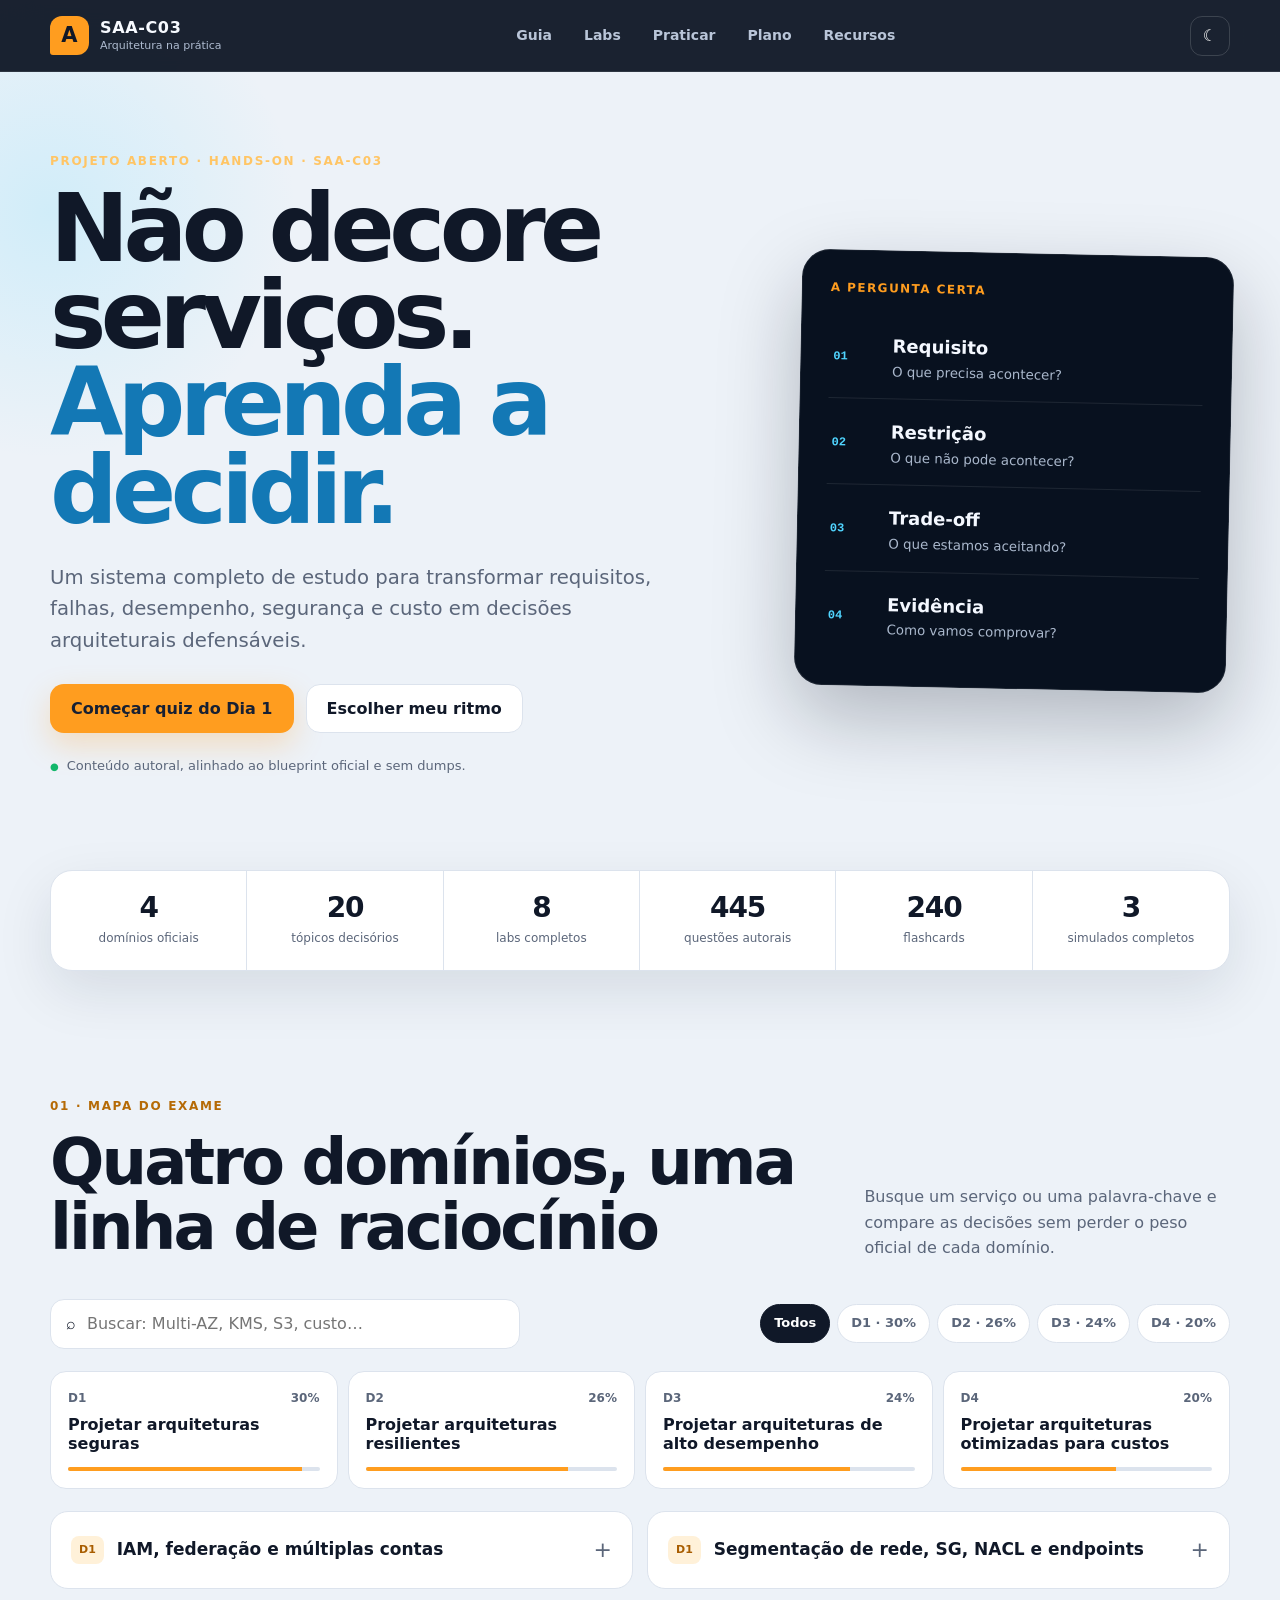
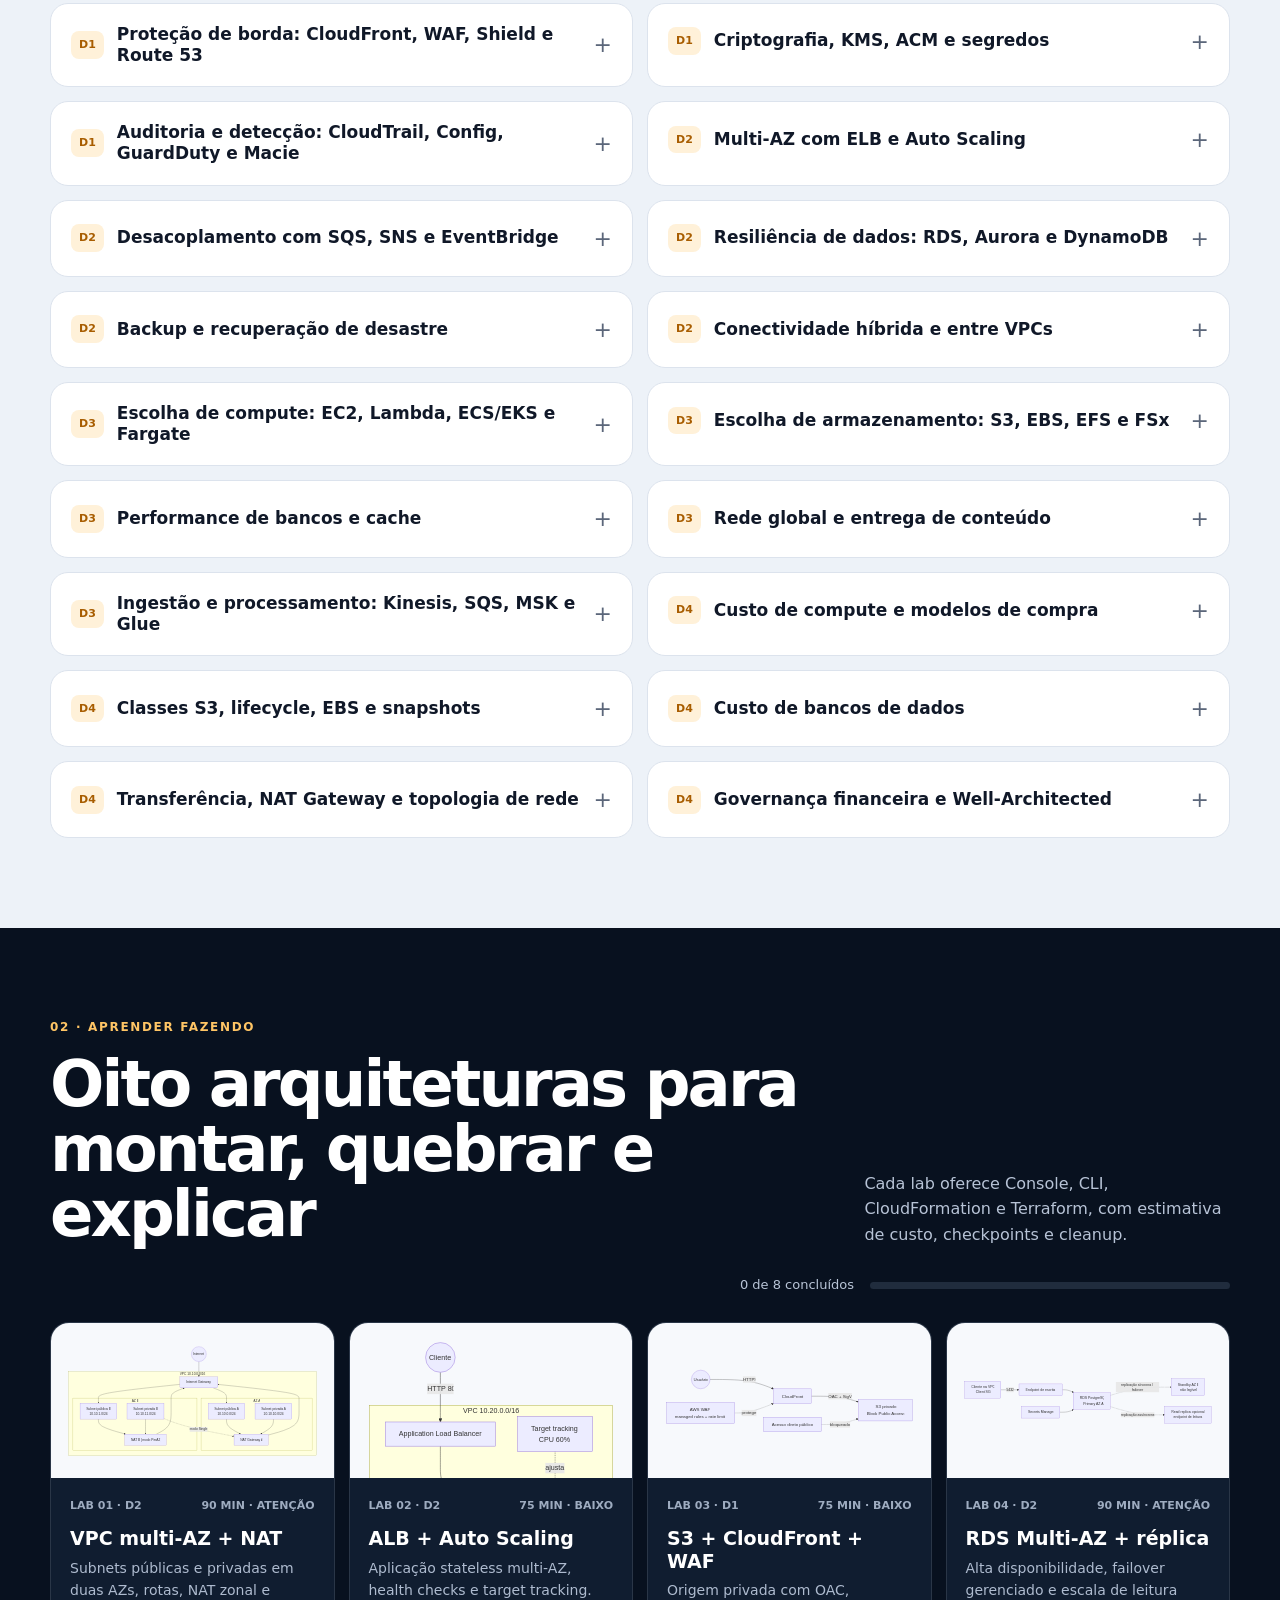
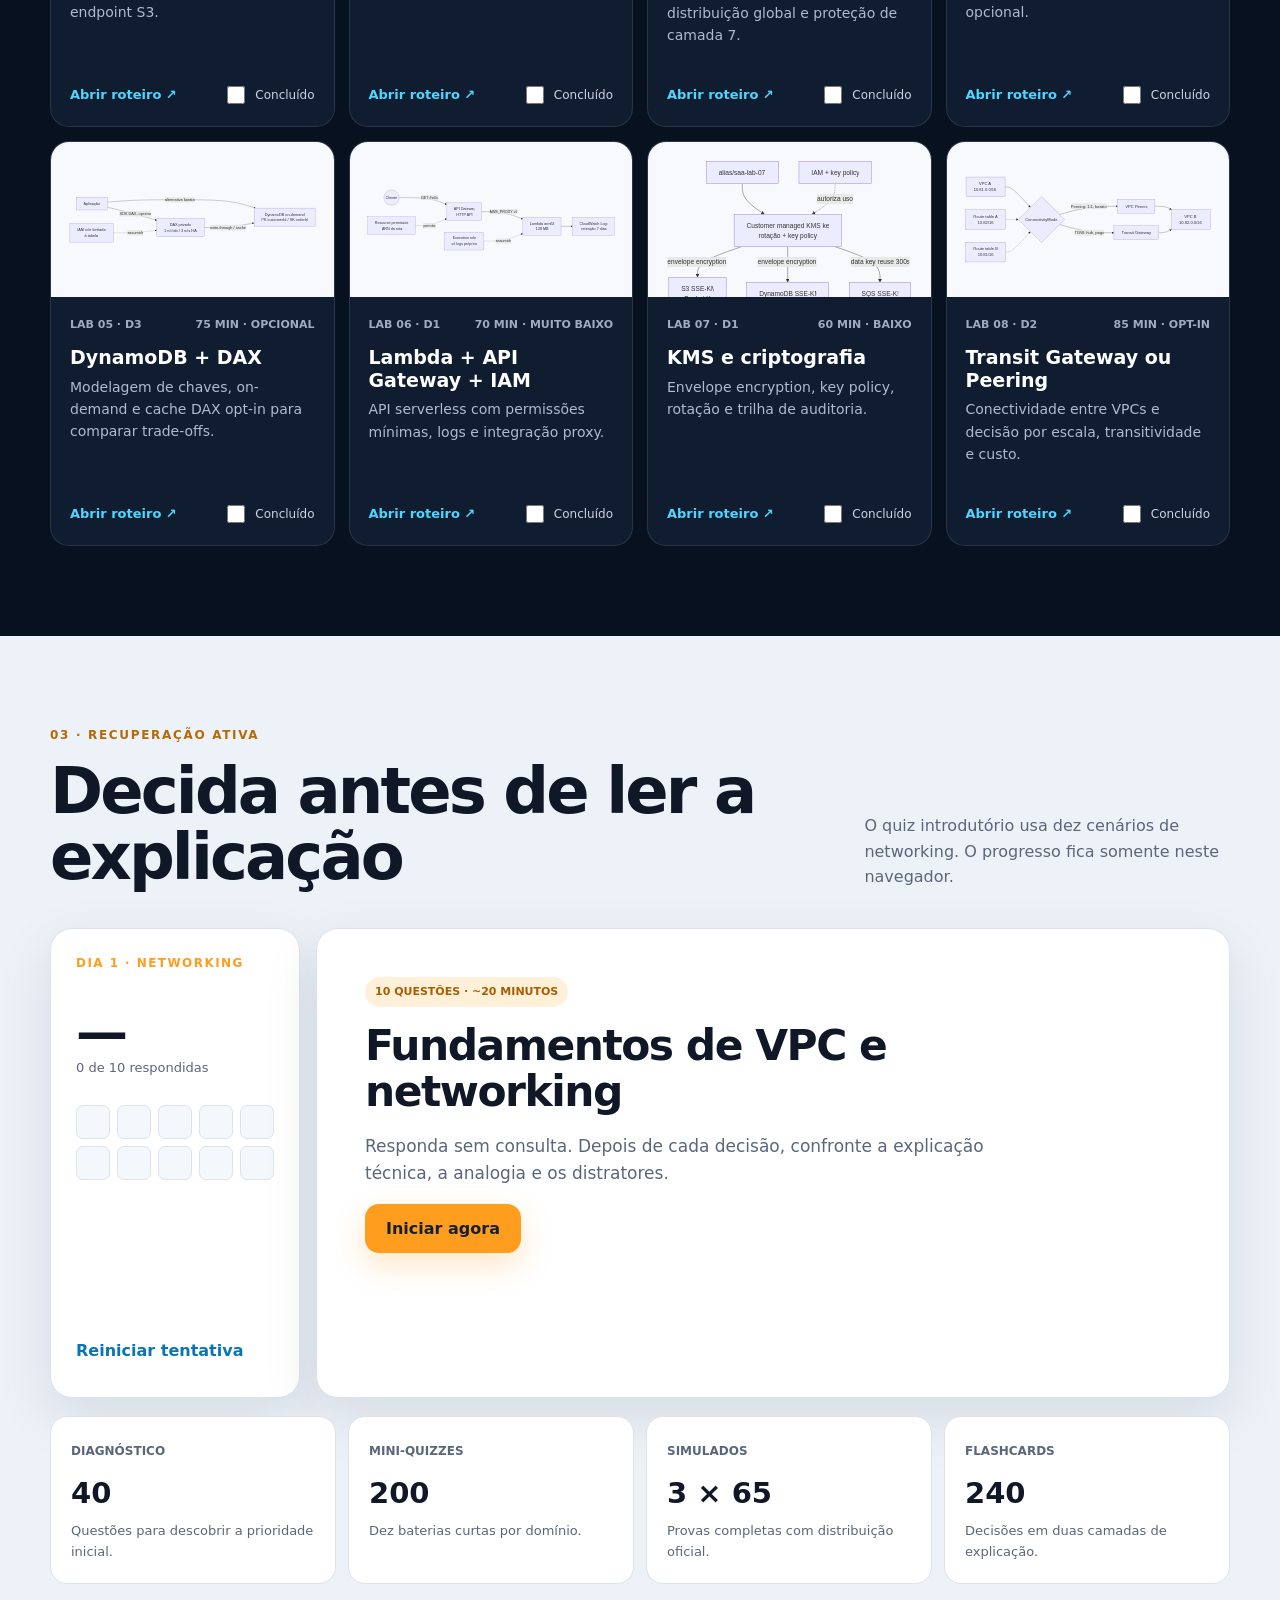
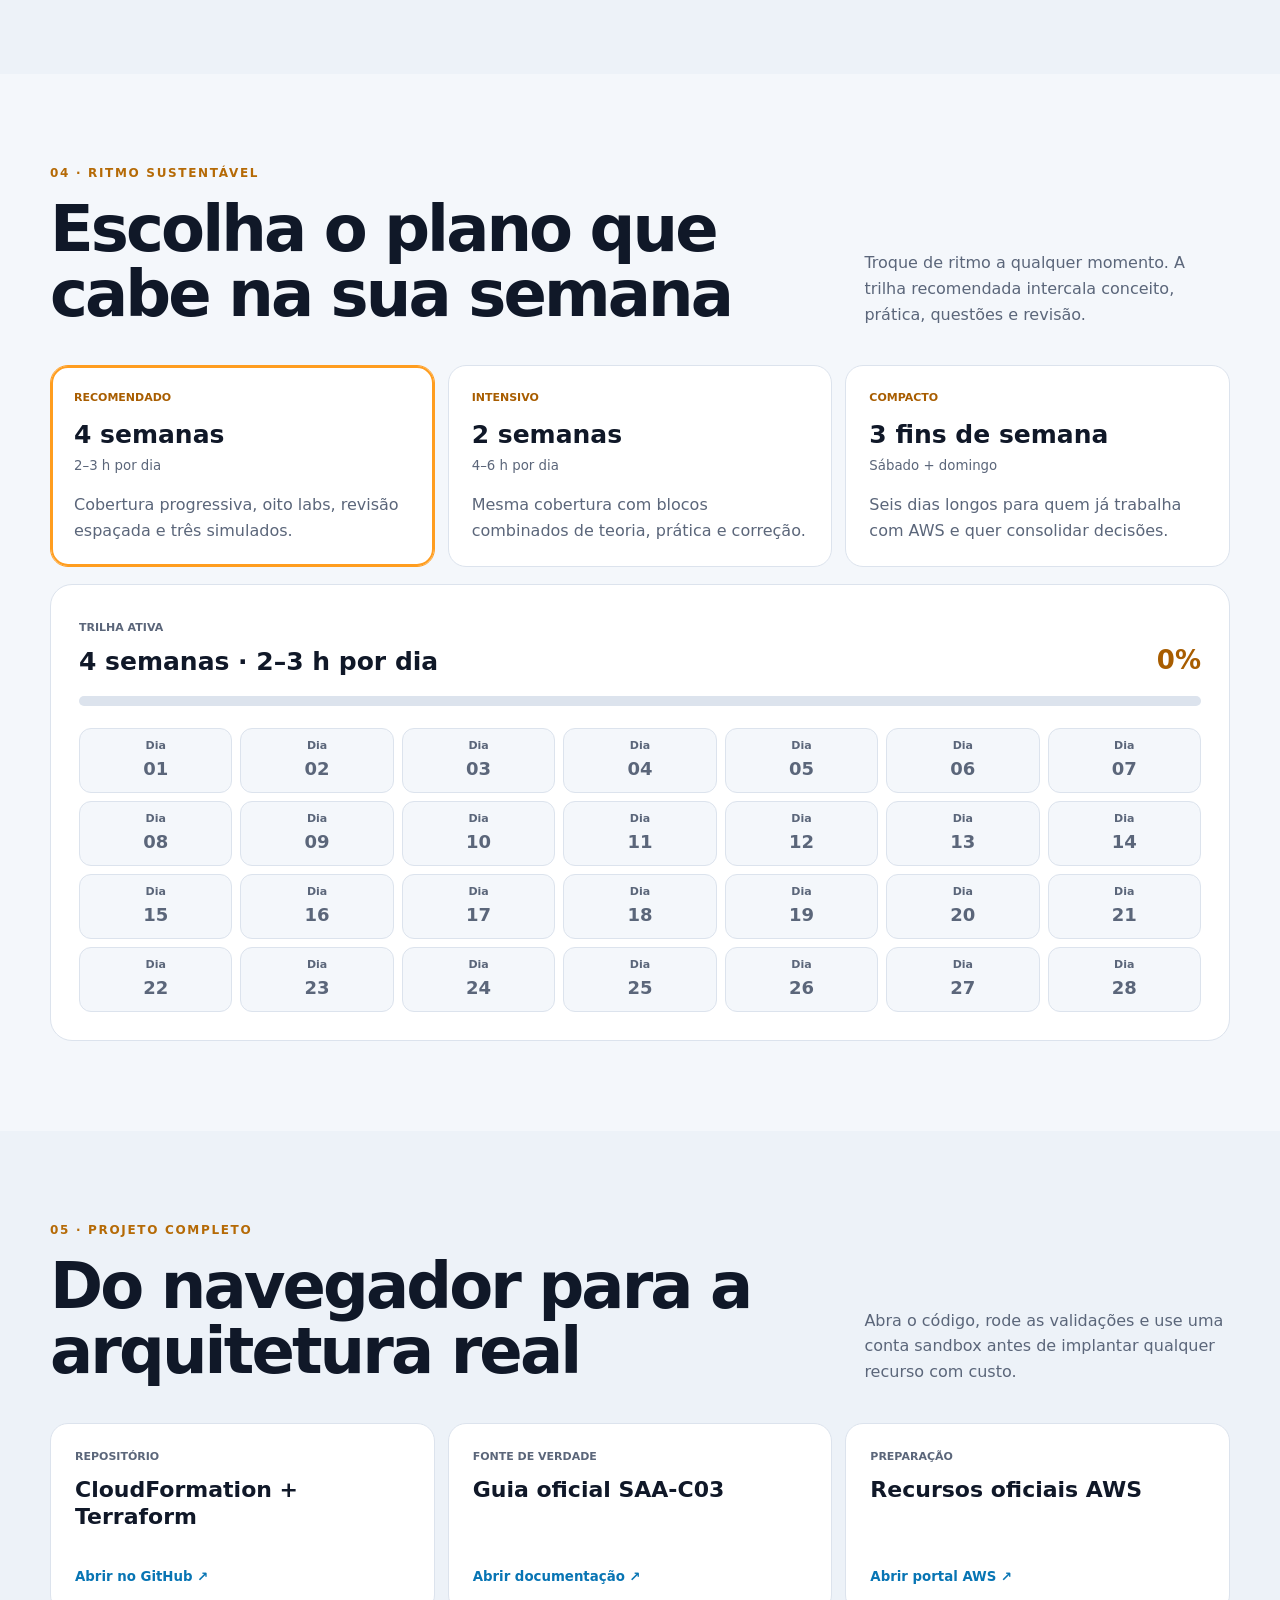
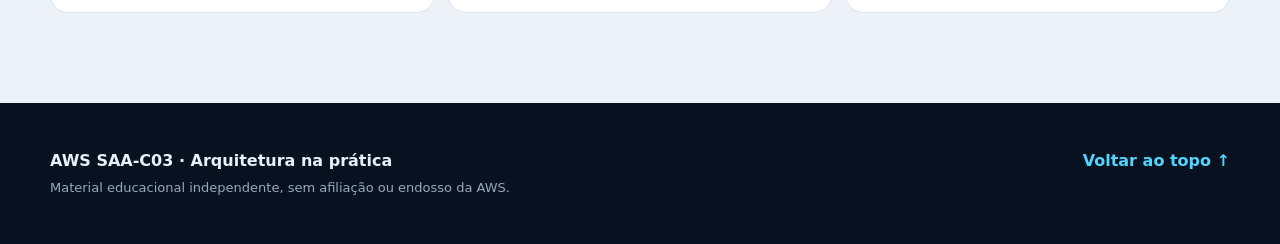
<file: docs/index.html>
<!doctype html>
<html lang="pt-BR">
<head>
  <meta charset="utf-8">
  <meta name="viewport" content="width=device-width, initial-scale=1">
  <meta name="theme-color" content="#08111f">
  <meta name="description" content="Portal prático e intensivo para a certificação AWS Solutions Architect Associate SAA-C03.">
  <meta property="og:type" content="website">
  <meta property="og:title" content="AWS SAA-C03 · Arquitetura na prática">
  <meta property="og:description" content="Guia, 8 labs, 445 questões, simulados e um plano mensurável de estudo.">
  <meta property="og:url" content="https://gabrielpedrodecastro.github.io/aws-saa-c03-intensive-study/">
  <meta property="og:image" content="https://gabrielpedrodecastro.github.io/aws-saa-c03-intensive-study/assets/og.png">
  <meta name="twitter:card" content="summary_large_image">
  <link rel="canonical" href="https://gabrielpedrodecastro.github.io/aws-saa-c03-intensive-study/">
  <link rel="stylesheet" href="assets/styles.css">
  <title>AWS SAA-C03 · Arquitetura na prática</title>
</head>
<body>
  <a class="skip-link" href="#conteudo">Pular para o conteúdo</a>
  <header class="topbar" data-topbar>
    <a class="brand" href="#inicio" aria-label="Início do portal SAA-C03">
      <span class="brand-mark" aria-hidden="true">A</span>
      <span><strong>SAA-C03</strong><small>Arquitetura na prática</small></span>
    </a>
    <button class="menu-toggle" type="button" aria-expanded="false" aria-controls="main-nav" data-menu-toggle>
      <span aria-hidden="true">☰</span><span class="sr-only">Abrir menu</span>
    </button>
    <nav id="main-nav" class="main-nav" aria-label="Navegação principal" data-menu>
      <a href="#guia">Guia</a>
      <a href="#laboratorios">Labs</a>
      <a href="#praticar">Praticar</a>
      <a href="#plano">Plano</a>
      <a href="#recursos">Recursos</a>
    </nav>
    <button class="theme-toggle" type="button" data-theme-toggle aria-label="Alternar tema">☾</button>
  </header>

  <main id="conteudo">
    <section id="inicio" class="hero section-shell">
      <div class="hero-copy">
        <p class="eyebrow">Projeto aberto · hands-on · SAA-C03</p>
        <h1>Não decore serviços.<br><span>Aprenda a decidir.</span></h1>
        <p class="hero-lead">Um sistema completo de estudo para transformar requisitos, falhas, desempenho, segurança e custo em decisões arquiteturais defensáveis.</p>
        <div class="hero-actions">
          <a class="button button-primary" href="#praticar">Começar quiz do Dia 1</a>
          <a class="button button-secondary" href="#plano">Escolher meu ritmo</a>
        </div>
        <p class="hero-note"><span aria-hidden="true">●</span> Conteúdo autoral, alinhado ao blueprint oficial e sem dumps.</p>
      </div>
      <aside class="decision-card" aria-label="Método de decisão arquitetural">
        <p class="card-kicker">A pergunta certa</p>
        <ol class="decision-flow">
          <li><span>01</span><div><strong>Requisito</strong><small>O que precisa acontecer?</small></div></li>
          <li><span>02</span><div><strong>Restrição</strong><small>O que não pode acontecer?</small></div></li>
          <li><span>03</span><div><strong>Trade-off</strong><small>O que estamos aceitando?</small></div></li>
          <li><span>04</span><div><strong>Evidência</strong><small>Como vamos comprovar?</small></div></li>
        </ol>
      </aside>
    </section>

    <section class="stats-strip" aria-label="Números do projeto" data-stats></section>

    <section id="guia" class="content-section section-shell">
      <div class="section-heading">
        <div><p class="eyebrow">01 · Mapa do exame</p><h2>Quatro domínios, uma linha de raciocínio</h2></div>
        <p>Busque um serviço ou uma palavra-chave e compare as decisões sem perder o peso oficial de cada domínio.</p>
      </div>
      <div class="guide-toolbar" role="search">
        <label class="search-field"><span class="sr-only">Buscar tópicos</span><span aria-hidden="true">⌕</span><input type="search" placeholder="Buscar: Multi-AZ, KMS, S3, custo…" data-topic-search></label>
        <div class="filter-group" aria-label="Filtrar por domínio" data-domain-filters></div>
      </div>
      <div class="domain-overview" data-domain-overview></div>
      <div class="topic-grid" data-topic-grid></div>
      <p class="empty-state" hidden data-topic-empty>Nenhum tópico combina com essa busca.</p>
    </section>

    <section id="laboratorios" class="content-section labs-section">
      <div class="section-shell">
        <div class="section-heading inverse">
          <div><p class="eyebrow">02 · Aprender fazendo</p><h2>Oito arquiteturas para montar, quebrar e explicar</h2></div>
          <p>Cada lab oferece Console, CLI, CloudFormation e Terraform, com estimativa de custo, checkpoints e cleanup.</p>
        </div>
        <div class="lab-progress" aria-live="polite"><span data-lab-progress-label>0 de 8 concluídos</span><div class="progress-track"><span data-lab-progress></span></div></div>
        <div class="lab-grid" data-lab-grid></div>
      </div>
    </section>

    <section id="praticar" class="content-section section-shell practice-section">
      <div class="section-heading">
        <div><p class="eyebrow">03 · Recuperação ativa</p><h2>Decida antes de ler a explicação</h2></div>
        <p>O quiz introdutório usa dez cenários de networking. O progresso fica somente neste navegador.</p>
      </div>
      <div class="practice-layout">
        <aside class="practice-summary">
          <p class="card-kicker">Dia 1 · Networking</p>
          <strong class="practice-score" data-quiz-score>—</strong>
          <span data-quiz-score-label>Pronto para começar</span>
          <div class="question-dots" data-question-dots aria-label="Progresso das questões"></div>
          <button class="text-button" type="button" data-quiz-reset>Reiniciar tentativa</button>
        </aside>
        <article class="quiz-card" data-quiz-card>
          <div class="quiz-start" data-quiz-start>
            <span class="quiz-badge">10 questões · ~20 minutos</span>
            <h3>Fundamentos de VPC e networking</h3>
            <p>Responda sem consulta. Depois de cada decisão, confronte a explicação técnica, a analogia e os distratores.</p>
            <button class="button button-primary" type="button" data-quiz-begin>Iniciar agora</button>
          </div>
          <div class="quiz-question" hidden data-quiz-question></div>
          <div class="quiz-result" hidden data-quiz-result></div>
        </article>
      </div>
      <div class="assessment-cards">
        <article><span>Diagnóstico</span><strong>40</strong><p>Questões para descobrir a prioridade inicial.</p></article>
        <article><span>Mini-quizzes</span><strong>200</strong><p>Dez baterias curtas por domínio.</p></article>
        <article><span>Simulados</span><strong>3 × 65</strong><p>Provas completas com distribuição oficial.</p></article>
        <article><span>Flashcards</span><strong>240</strong><p>Decisões em duas camadas de explicação.</p></article>
      </div>
    </section>

    <section id="plano" class="content-section plan-section">
      <div class="section-shell">
        <div class="section-heading">
          <div><p class="eyebrow">04 · Ritmo sustentável</p><h2>Escolha o plano que cabe na sua semana</h2></div>
          <p>Troque de ritmo a qualquer momento. A trilha recomendada intercala conceito, prática, questões e revisão.</p>
        </div>
        <div class="plan-grid" data-plan-grid></div>
        <div class="weekly-plan">
          <div class="weekly-heading"><div><span>Trilha ativa</span><h3 data-active-plan-title>4 semanas</h3></div><strong data-plan-progress-label>0%</strong></div>
          <div class="progress-track large"><span data-plan-progress></span></div>
          <div class="day-grid" data-day-grid></div>
        </div>
      </div>
    </section>

    <section id="recursos" class="content-section section-shell resources-section">
      <div class="section-heading">
        <div><p class="eyebrow">05 · Projeto completo</p><h2>Do navegador para a arquitetura real</h2></div>
        <p>Abra o código, rode as validações e use uma conta sandbox antes de implantar qualquer recurso com custo.</p>
      </div>
      <div class="resource-grid">
        <a href="https://github.com/GabrielPedroDeCastro/aws-saa-c03-intensive-study" target="_blank" rel="noreferrer"><span>Repositório</span><strong>CloudFormation + Terraform</strong><small>Abrir no GitHub ↗</small></a>
        <a href="https://docs.aws.amazon.com/aws-certification/latest/solutions-architect-associate-03/solutions-architect-associate-03.html" target="_blank" rel="noreferrer"><span>Fonte de verdade</span><strong>Guia oficial SAA-C03</strong><small>Abrir documentação ↗</small></a>
        <a href="https://aws.amazon.com/certification/certification-prep/" target="_blank" rel="noreferrer"><span>Preparação</span><strong>Recursos oficiais AWS</strong><small>Abrir portal AWS ↗</small></a>
      </div>
    </section>
  </main>

  <footer class="site-footer">
    <div><strong>AWS SAA-C03 · Arquitetura na prática</strong><p>Material educacional independente, sem afiliação ou endosso da AWS.</p></div>
    <a href="#inicio">Voltar ao topo ↑</a>
  </footer>

  <noscript><p class="noscript">Ative o JavaScript para usar busca, progresso e quiz. O guia textual continua disponível no repositório.</p></noscript>
  <script id="site-data" type="application/json">{"topics":{"exam":"AWS Certified Solutions Architect - Associate (SAA-C03)","version_checked":"2026-07-14","pricing_note":"As faixas são didáticas e relativas. O total depende de região, duração, tráfego e quantidade. Confirme no AWS Pricing Calculator antes do deploy.","domains":[{"id":"D1","title":"Projetar arquiteturas seguras","weight":30,"objective":"Controlar identidade, rede, dados e detecção aplicando privilégio mínimo e defesa em profundidade.","topics":[{"title":"IAM, federação e múltiplas contas","technical":"IAM policies avaliam identidade, recurso, condições e negações explícitas. Roles entregam credenciais temporárias via STS; IAM Identity Center centraliza acesso humano; Organizations, OUs e SCPs criam limites de permissão entre contas.","child":"É um parque com pulseiras: cada pessoa ganha só as chaves dos brinquedos permitidos, e a regra do parque pode proibir uma porta mesmo que alguém tenha uma chave.","when":"Acesso humano federado, workloads sem chaves longas, delegação cross-account e governança multi-account.","limits":"SCP não concede permissão; define o teto. Resource policy, permissions boundary e session policy podem reduzir o acesso efetivo. Root user não é governado como um usuário IAM comum.","cost":"IAM, STS e Organizations não têm tarifa direta; serviços auxiliares e logs podem cobrar.","practices":"MFA, roles temporárias, menor privilégio, contas separadas, Access Analyzer e bloqueio do root.","traps":"Confundir autenticação com autorização; achar que SCP concede acesso; guardar access key em EC2 em vez de usar instance profile.","links":["https://docs.aws.amazon.com/IAM/latest/UserGuide/introduction.html","https://docs.aws.amazon.com/organizations/latest/userguide/orgs_manage_policies_scps.html"]},{"title":"Segmentação de rede, SG, NACL e endpoints","technical":"Security Groups são stateful e associados a ENIs; NACLs são stateless e atuam na borda da subnet com allow e deny ordenados. Public NAT Gateway zonal fica em subnet pública; Regional NAT Gateway usa um ID e expande entre AZs sem subnet pública. Gateway endpoints atendem S3/DynamoDB; interface endpoints usam PrivateLink e ENIs privadas.","child":"O segurança da casa lembra quem entrou; a cancela da rua checa cada ida e volta. Um túnel privado leva ao serviço sem passar pela avenida pública.","when":"Isolar camadas, limitar portas, manter tráfego para serviços AWS privado e reduzir exposição/NAT.","limits":"SG não oferece deny explícito. NACL exige portas efêmeras de retorno. Regional NAT não oferece private NAT e pode não estar disponível em todas as partições/regiões. Interface endpoints têm custo por hora e dados e são regionais.","cost":"SG/NACL sem tarifa direta; gateway endpoint sem tarifa; interface endpoint é custo médio por AZ/hora e GB.","practices":"Referenciar SGs entre camadas, negar public IP por padrão, escolher conscientemente NAT zonal ou regional, usar endpoints privados e VPC Flow Logs para diagnóstico.","traps":"Colocar public NAT zonal em subnet privada; achar que todo NAT atual exige subnet pública; bloquear resposta na NACL; achar que endpoint policy substitui IAM/resource policy.","links":["https://docs.aws.amazon.com/vpc/latest/userguide/vpc-security-groups.html","https://docs.aws.amazon.com/vpc/latest/privatelink/privatelink-access-aws-services.html","https://docs.aws.amazon.com/vpc/latest/userguide/nat-gateways-regional.html"]},{"title":"Proteção de borda: CloudFront, WAF, Shield e Route 53","technical":"CloudFront distribui e filtra conteúdo na borda; AWS WAF aplica regras L7; Shield Standard oferece mitigação DDoS básica automática; Route 53 entrega DNS e políticas de roteamento com health checks.","child":"São postos de entrega perto das crianças, com um porteiro que barra pedidos maldosos e um escudo contra multidões de robôs.","when":"Aplicações globais, sites estáticos, APIs públicas, baixa latência e proteção HTTP/S.","limits":"WAF não substitui autenticação nem corrige vulnerabilidade. CloudFront exige estratégia de cache/invalidação. Health check DNS não move estado de banco.","cost":"CloudFront por dados/requests; WAF por Web ACL, regras e requests; Shield Standard incluído, Shield Advanced é alto custo fixo.","practices":"OAC para S3, TLS, managed rule groups, rate limit, logs amostrados e origin restrito ao CloudFront.","traps":"Usar website endpoint S3 com OAC; confundir Global Accelerator L4 com CloudFront L7/cache; supor que WAF atua em NLB comum.","links":["https://docs.aws.amazon.com/AmazonCloudFront/latest/DeveloperGuide/Introduction.html","https://docs.aws.amazon.com/waf/latest/developerguide/what-is-aws-waf.html"]},{"title":"Criptografia, KMS, ACM e segredos","technical":"KMS gerencia chaves e envelope encryption; key policy é o controle primário. ACM provisiona certificados integrados e também certificados públicos exportáveis quando essa opção é habilitada na solicitação. Secrets Manager armazena e rotaciona segredos; Parameter Store atende configuração e segredos simples.","child":"O dado entra numa caixa com cadeado; o cofre guarda a chave-mestra e só empresta uma chavinha temporária a quem tem autorização.","when":"Dados em repouso, TLS, controle/auditoria de chaves e credenciais rotacionáveis.","limits":"KMS tem quotas e cobra chamadas; chaves são regionais, salvo multi-Region keys. Certificado público ACM só é exportável se solicitado com export habilitado; certificados emitidos antes do recurso ou sem essa opção permanecem não exportáveis.","cost":"AWS owned keys geralmente sem mensalidade; customer managed keys e chamadas KMS cobram; Secrets Manager cobra por segredo e API; certificado público ACM exportável tem cobrança adicional conforme a página vigente.","practices":"Separar admins de usuários da chave, rotação, grants com cuidado, preferir integração ACM não exportável quando possível, proteger private keys exportadas, TLS obrigatório e nenhum segredo no código.","traps":"Confundir alias com chave; esquecer key policy; afirmar que nenhum certificado público ACM pode ser exportado; escolher SSE-S3 quando a exigência pede controle/auditoria de CMK.","links":["https://docs.aws.amazon.com/kms/latest/developerguide/overview.html","https://docs.aws.amazon.com/acm/latest/userguide/acm-exportable-certificates.html","https://docs.aws.amazon.com/secretsmanager/latest/userguide/intro.html"]},{"title":"Auditoria e detecção: CloudTrail, Config, GuardDuty e Macie","technical":"CloudTrail registra chamadas de API; Config avalia configuração e histórico; GuardDuty detecta ameaças a partir de sinais; Security Hub agrega achados; Macie descobre dados sensíveis em S3; CloudWatch monitora métricas/logs/alarmes.","child":"Uma câmera grava quem mexeu, um fiscal compara a sala com as regras, e um detetive procura comportamentos estranhos.","when":"Auditoria, conformidade, investigação, detecção de ameaça e resposta automatizada.","limits":"Cada serviço observa um tipo de sinal; nenhum bloqueia tudo sozinho. Data events do CloudTrail e análise de dados podem elevar custo.","cost":"Trilha de management events tem camada inicial; cópias, data events, Config items, GuardDuty e Macie cobram por uso.","practices":"Trilha organizacional multi-Region, logs imutáveis, alarmes críticos, agregador Config e resposta via EventBridge.","traps":"Usar CloudWatch como trilha de auditoria completa; esperar prevenção do GuardDuty; ativar data events indiscriminadamente.","links":["https://docs.aws.amazon.com/awscloudtrail/latest/userguide/cloudtrail-user-guide.html","https://docs.aws.amazon.com/guardduty/latest/ug/what-is-guardduty.html"]}]},{"id":"D2","title":"Projetar arquiteturas resilientes","weight":26,"objective":"Tolerar falhas, recuperar dados e escalar componentes desacoplados sem criar pontos únicos de falha.","topics":[{"title":"Multi-AZ com ELB e Auto Scaling","technical":"ALB distribui HTTP/S por targets saudáveis; Auto Scaling mantém capacidade e substitui instâncias. Subnets em duas ou mais AZs removem o servidor único como ponto de falha.","child":"Se uma lanchonete fecha, o atendente manda as crianças para outra e chama novos cozinheiros quando a fila cresce.","when":"Web/API stateless, demanda variável e requisito de alta disponibilidade regional.","limits":"Sessão local quebra elasticidade; health check mal ajustado causa substituição em loop; Multi-AZ não é multi-Region.","cost":"ALB por hora/LCU e EC2 por capacidade; custo médio e elástico. Duas AZs podem gerar transferência entre AZs.","practices":"Imagens imutáveis, session store externo, target tracking, grace period e teste de falha de uma AZ.","traps":"Confundir scale out com scale up; escolher NLB quando precisa roteamento por path; habilitar ASG em uma única AZ.","links":["https://docs.aws.amazon.com/elasticloadbalancing/latest/application/introduction.html","https://docs.aws.amazon.com/autoscaling/ec2/userguide/auto-scaling-benefits.html"]},{"title":"Desacoplamento com SQS, SNS e EventBridge","technical":"SQS cria buffer e pull; SNS faz fanout push; EventBridge roteia eventos por regras e schema. DLQ isola falhas e idempotência torna reprocessamento seguro.","child":"Em vez de gritar pedido na cozinha, coloque bilhetes numa caixa; vários mensageiros podem copiar ou encaminhar cada bilhete.","when":"Picos, processamento assíncrono, fanout, integração entre domínios e redução de dependência temporal.","limits":"Standard entrega ao menos uma vez e pode duplicar; FIFO tem restrições/throughput próprios; visibilidade não é tempo de retenção.","cost":"Baixo e por request/volume; payload grande deve ir para S3 com referência na mensagem.","practices":"Idempotência, DLQ/redrive, long polling, visibility timeout maior que processamento e métricas de idade.","traps":"Esperar exactly-once de SQS Standard; usar SNS sem persistência quando consumidor pode ficar fora; apagar antes de concluir.","links":["https://docs.aws.amazon.com/AWSSimpleQueueService/latest/SQSDeveloperGuide/welcome.html","https://docs.aws.amazon.com/eventbridge/latest/userguide/eb-what-is.html"]},{"title":"Resiliência de dados: RDS, Aurora e DynamoDB","technical":"RDS Multi-AZ fornece failover síncrono; read replicas escalam leitura de forma assíncrona. Aurora usa storage distribuído e endpoints. DynamoDB replica entre AZs por padrão e Global Tables atendem multi-Region ativo-ativo.","child":"Uma cópia pronta assume quando o caderno principal rasga; outras cópias servem só para muita gente ler ao mesmo tempo.","when":"Bancos gerenciados com RTO/RPO, leitura escalável e continuidade regional.","limits":"Standby Multi-AZ comum não atende leitura. Replica pode atrasar. Failover exige reconexão e testes no cliente.","cost":"Multi-AZ e replicas elevam compute/storage; DynamoDB on-demand cobra por request e provisioned por capacidade.","practices":"Backups/PITR, endpoints em vez de IP, retry com backoff, proxy quando conexões são voláteis e teste de restore.","traps":"Escolher read replica para HA síncrona; ler do standby; confundir backup com replica e durabilidade com disponibilidade.","links":["https://docs.aws.amazon.com/AmazonRDS/latest/UserGuide/Concepts.MultiAZ.html","https://docs.aws.amazon.com/amazondynamodb/latest/developerguide/GlobalTables.html"]},{"title":"Backup e recuperação de desastre","technical":"RPO mede perda de dados aceitável; RTO mede tempo de restauração. Estratégias evoluem de backup/restore para pilot light, warm standby e active-active, com custo e velocidade crescentes.","child":"É decidir quantas páginas podemos perder e quanto tempo a loja pode ficar fechada; uma loja reserva pronta custa mais, mas abre rápido.","when":"Requisitos de continuidade, corrupção, exclusão acidental e falha regional.","limits":"Snapshot sem restore testado não prova recuperação. Replicação também replica erros. DNS tem TTL e clientes podem cachear.","cost":"Backup/restore é menor custo; active-active é maior. Storage, transferência e ambiente ocioso compõem a conta.","practices":"AWS Backup policies, cofres cross-account/Region, runbooks, restore drills e RPO/RTO mensuráveis.","traps":"Escolher active-active sem requisito; afirmar RPO zero com replicação assíncrona; ignorar dependências e secrets no DR.","links":["https://docs.aws.amazon.com/wellarchitected/latest/reliability-pillar/disaster-recovery-dr-objectives.html","https://docs.aws.amazon.com/aws-backup/latest/devguide/whatisbackup.html"]},{"title":"Conectividade híbrida e entre VPCs","technical":"Peering conecta duas VPCs sem trânsito. Transit Gateway cria hub transitivo. Site-to-Site VPN usa internet criptografada; Direct Connect oferece circuito dedicado e pode combinar VPN para criptografia.","child":"Peering é uma ponte entre duas ilhas; o Transit Gateway é uma rodoviária central; VPN é um túnel secreto pela estrada pública.","when":"Muitas VPCs, redes on-premises, segmentação por rotas e conectividade previsível.","limits":"CIDRs sobrepostos impedem rotas simples; peering não é transitivo; DX não é criptografado por padrão e leva tempo para provisionar.","cost":"Peering cobra transferência; TGW cobra attachment e dados; VPN por conexão/hora; DX tem porta e trânsito do provedor.","practices":"CIDR planejado, tabelas TGW segmentadas, VPN redundante, BGP e observabilidade de rotas.","traps":"Tentar trânsito A-B-C via peering; escolher DX para implantação imediata; esquecer rotas nos dois lados.","links":["https://docs.aws.amazon.com/vpc/latest/peering/what-is-vpc-peering.html","https://docs.aws.amazon.com/vpc/latest/tgw/what-is-transit-gateway.html"]}]},{"id":"D3","title":"Projetar arquiteturas de alto desempenho","weight":24,"objective":"Selecionar compute, armazenamento, banco, rede e ingestão compatíveis com o padrão real de acesso.","topics":[{"title":"Escolha de compute: EC2, Lambda, ECS/EKS e Fargate","technical":"EC2 oferece controle de host; Lambda executa eventos sem servidor; ECS/EKS orquestram contêineres; Fargate remove gestão de instâncias. A escolha depende de duração, estado, portabilidade e controle.","child":"Você pode ter sua própria cozinha, alugar uma cozinha só por pedido ou usar caixas de almoço organizadas por um gerente.","when":"EC2 para controle/legado, Lambda para eventos curtos, contêineres para portabilidade e serviços long-running.","limits":"Lambda tem limite de duração, pacote e concorrência; Fargate tem combinações de CPU/memória; EKS adiciona complexidade operacional.","cost":"EC2 por capacidade; Lambda por request/duração; Fargate por vCPU/memória. O mais barato depende de utilização.","practices":"Stateless, métricas de saturação, right-sizing, concurrency control, imagens pequenas e scaling por demanda.","traps":"Escolher Lambda para job além do limite; assumir serverless sempre mais barato; usar target tracking com métrica que cai quando carga sobe.","links":["https://docs.aws.amazon.com/lambda/latest/dg/welcome.html","https://docs.aws.amazon.com/AmazonECS/latest/developerguide/Welcome.html"]},{"title":"Escolha de armazenamento: S3, EBS, EFS e FSx","technical":"S3 é object storage; EBS é bloco para uma AZ; EFS é NFS regional elástico; FSx oferece sistemas especializados como Windows, Lustre, NetApp e OpenZFS.","child":"S3 é um depósito de caixas, EBS é o disco preso a um computador e EFS é um armário compartilhado por várias salas.","when":"Objetos/data lake, disco de SO/database, arquivos Linux compartilhados ou protocolo/workload especializado.","limits":"S3 não é filesystem POSIX comum; EBS não atravessa AZ; EFS tem latência de rede; tipo e throughput precisam casar com workload.","cost":"S3 é baixo por GB com requests; EBS provisiona GB/IOPS; EFS/FSx normalmente custam mais por GB e oferecem tiers.","practices":"Lifecycle, versioning, encryption, performance mode correto, snapshots e medir IOPS/throughput.","traps":"Usar instance store para durabilidade; anexar EBS comum em outra AZ; escolher EFS para arquivo Windows SMB.","links":["https://docs.aws.amazon.com/AmazonS3/latest/userguide/Welcome.html","https://docs.aws.amazon.com/efs/latest/ug/whatisefs.html"]},{"title":"Performance de bancos e cache","technical":"RDS/Aurora atendem relações/transações; DynamoDB atende chave-valor em escala; ElastiCache reduz leituras e sessões; DAX acelera DynamoDB com cache compatível; OpenSearch atende busca e analytics.","child":"O banco é a biblioteca; o cache deixa os livros mais pedidos na mesa, mas ainda precisamos saber qual exemplar é o verdadeiro.","when":"Escolher pelo modelo de acesso, consistência, latência, escala e necessidade de joins ou busca textual.","limits":"Cache traz invalidação; DynamoDB exige partition key bem distribuída; replicas têm lag; DAX não acelera writes nem consultas fora do padrão.","cost":"Compute/IO/storage para relacional; capacidade/request para DynamoDB; nós por hora para caches.","practices":"Definir access patterns antes do schema, índices seletivos, connection pooling, TTL e evitar hot partitions.","traps":"Adicionar DAX a write-heavy; usar read replica para consistência forte; achar que Multi-AZ melhora leitura.","links":["https://docs.aws.amazon.com/amazondynamodb/latest/developerguide/best-practices.html","https://docs.aws.amazon.com/AmazonRDS/latest/UserGuide/CHAP_BestPractices.html"]},{"title":"Rede global e entrega de conteúdo","technical":"CloudFront usa cache L7; Global Accelerator fornece IPs anycast e backbone para TCP/UDP; Route 53 escolhe endpoints via políticas DNS; VPC endpoints encurtam caminhos privados a serviços.","child":"Um depósito próximo entrega cópias; uma via expressa global leva o carro ao melhor portão; placas DNS dizem para qual cidade ir.","when":"Latência global, failover, aceleração de conteúdo dinâmico/estático e IPs globais estáveis.","limits":"DNS depende de TTL; CloudFront só usa HTTP/S; Global Accelerator não armazena cache.","cost":"CloudFront/GA por dados e recursos; Route 53 por zona/query/health check; transferência entre AZ/Region pode cobrar.","practices":"Cache key mínima, compressão, TLS, origin shield quando útil, health checks e testes por geografia.","traps":"Escolher GA quando precisa cache; usar geolocation quando requisito é menor latência; confundir failover DNS com failover instantâneo.","links":["https://docs.aws.amazon.com/global-accelerator/latest/dg/what-is-global-accelerator.html","https://docs.aws.amazon.com/Route53/latest/DeveloperGuide/routing-policy.html"]},{"title":"Ingestão e processamento: Kinesis, SQS, MSK e Glue","technical":"Kinesis Data Streams atende streaming por shards e ordering por partition key; Amazon Data Firehose (antigo Kinesis Data Firehose) entrega lotes gerenciados; MSK executa Kafka; Glue cataloga e processa ETL; SQS desacopla tarefas.","child":"Pode ser uma esteira contínua, uma caixa de tarefas ou um caminhão que junta pacotes antes de levar ao depósito.","when":"Telemetria em tempo real, eventos ordenados, ecossistema Kafka, ETL/data lake e filas de trabalho.","limits":"Ordering é por shard/partition, não global automático; consumidores e retenção têm limites; MSK exige mais operação.","cost":"Serverless/managed por volume, duração ou capacidade; MSK provisionado tem custo contínuo.","practices":"Partition key uniforme, backpressure, checkpoint, schema, DLQ e observabilidade do atraso do consumidor.","traps":"Usar SQS para múltiplos consumidores receberem a mesma cópia sem SNS; confundir Amazon Data Firehose com stream de baixa latência bidirecional.","links":["https://docs.aws.amazon.com/streams/latest/dev/introduction.html","https://docs.aws.amazon.com/firehose/latest/dev/what-is-this-service.html"]}]},{"id":"D4","title":"Projetar arquiteturas otimizadas para custos","weight":20,"objective":"Atender requisitos pelo menor custo total, eliminando desperdício sem sacrificar segurança ou resiliência necessárias.","topics":[{"title":"Custo de compute e modelos de compra","technical":"On-Demand é flexível; Savings Plans e Reserved Instances trocam compromisso por desconto; Spot usa capacidade interrompível; Auto Scaling e right-sizing ajustam quantidade; Graviton pode melhorar preço/desempenho.","child":"Pague uma corrida avulsa, compre um passe mensal ou aceite sair do brinquedo quando o parque precisar do assento em troca de desconto.","when":"Base estável para compromissos, jobs tolerantes a interrupção para Spot e picos imprevisíveis para On-Demand.","limits":"Compromisso pode virar desperdício; Spot pode interromper; licença/arquitetura pode impedir Graviton.","cost":"Varia de alto/flexível a baixo/comprometido; meça utilização antes de comprar compromisso.","practices":"Compute Optimizer, cobertura gradual, mix ASG, checkpoint em Spot e desligamento agendado de ambientes não produtivos.","traps":"Comprar RI para carga ainda desconhecida; usar Spot em banco único; confundir Standard RI com flexibilidade de Savings Plans.","links":["https://docs.aws.amazon.com/savingsplans/latest/userguide/what-is-savings-plans.html","https://docs.aws.amazon.com/AWSEC2/latest/UserGuide/using-spot-instances.html"]},{"title":"Classes S3, lifecycle, EBS e snapshots","technical":"S3 Standard, Intelligent-Tiering e classes IA/Archive equilibram acesso, duração mínima e recuperação. Lifecycle move/expira objetos. EBS cobra capacidade provisionada e snapshots incrementais.","child":"Brinquedos diários ficam na prateleira; os de férias vão ao armário; os raros vão ao depósito barato, mas demoram para voltar.","when":"Dados com frequência previsível ou desconhecida, retenção regulatória, backup e volumes subutilizados.","limits":"IA/Archive têm duração mínima, tamanho mínimo ou taxa de recuperação; apagar cedo pode cobrar; snapshot não reduz volume atual.","cost":"Hot tier custa mais por GB e menos para acessar; archive faz o inverso. Intelligent-Tiering cobra monitoramento por objeto elegível.","practices":"Analytics/inventory, lifecycle testado, abort multipart uploads, gp3 em vez de gp2 quando adequado e excluir snapshots órfãos.","traps":"Glacier para leitura imediata frequente; Intelligent-Tiering para objetos minúsculos de vida curta; esquecer taxa de retrieval.","links":["https://docs.aws.amazon.com/AmazonS3/latest/userguide/storage-class-intro.html","https://docs.aws.amazon.com/ebs/latest/userguide/ebs-volume-types.html"]},{"title":"Custo de bancos de dados","technical":"Right-sizing, instâncias reservadas, Aurora Serverless v2, DynamoDB on-demand/provisioned+auto scaling e a classe DynamoDB Standard-IA para tabelas pouco acessadas ajustam custo ao padrão de carga; políticas de backup e retenção são tratadas separadamente.","child":"Não alugue um salão gigante para duas pessoas; use uma sala que cresce quando os convidados chegam.","when":"Cargas variáveis, ambientes sazonais, base previsível e bancos superdimensionados.","limits":"Serverless não zera necessariamente; mínimo de capacidade existe. Reserva reduz flexibilidade. I/O e storage podem dominar compute.","cost":"Medir CPU, memória, conexões, IOPS e requests; não otimizar apenas o tamanho da instância.","practices":"Performance Insights, auto scaling, pausa/desligamento quando suportado, retenção de backup consciente e proxy apenas se necessário.","traps":"Read replica para economizar; provisioned DynamoDB sem auto scaling para tráfego imprevisível; ignorar custo de I/O Aurora.","links":["https://docs.aws.amazon.com/AmazonRDS/latest/AuroraUserGuide/aurora-serverless-v2.html","https://docs.aws.amazon.com/amazondynamodb/latest/developerguide/bp-cost-optimization.html"]},{"title":"Transferência, NAT Gateway e topologia de rede","technical":"Transferência cross-AZ/Region, processamento por NAT/TGW e egress à internet acumulam custo. Public NAT zonal compartilhado pode criar tráfego cross-AZ; Regional NAT mantém afinidade zonal automaticamente. Gateway endpoints evitam NAT para S3/DynamoDB; CloudFront pode reduzir egress do origin.","child":"Cada pedágio parece pequeno, mas passar por três pontes para entregar a caixa ao vizinho deixa a viagem cara.","when":"Arquiteturas com alto volume, muitos serviços privados, tráfego entre AZs ou distribuição global.","limits":"Centralizar um NAT zonal/TGW pode economizar recursos e aumentar processamento/cross-AZ; Regional NAT simplifica HA, mas continua cobrando processamento e não substitui private NAT. Endpoint por AZ também tem custo. Otimize após medir.","cost":"NAT/TGW/interface endpoint têm hora e/ou GB; gateway endpoint não tem tarifa; egress e cross-AZ variam por serviço/região.","practices":"Cost and Usage Report, flow logs, endpoints corretos, manter tráfego local à AZ quando seguro e cache na borda.","traps":"NAT zonal único cross-AZ como 'mais barato' sem contar dados e resiliência; ignorar Regional NAT como alternativa atual; interface endpoint para S3 quando gateway atende; ignorar retorno assimétrico.","links":["https://docs.aws.amazon.com/vpc/latest/userguide/nat-gateway-pricing.html","https://docs.aws.amazon.com/vpc/latest/userguide/nat-gateways-regional.html","https://aws.amazon.com/ec2/pricing/on-demand/#Data_Transfer"]},{"title":"Governança financeira e Well-Architected","technical":"Tags/cost allocation, Cost Explorer, Budgets, Cost Anomaly Detection, CUR e Cost Optimization Hub tornam gasto atribuível. O pilar Cost Optimization trata prática de gestão, demanda, oferta e evolução.","child":"Coloque etiquetas em cada brinquedo, defina um cofrinho e peça um alarme quando alguém gastar rápido demais.","when":"Showback/chargeback, alertas, detecção de anomalia, priorização de savings e revisão contínua.","limits":"Budget alerta, mas não bloqueia por padrão. Tags precisam ser ativadas e não retroagem totalmente. Recomendações exigem contexto de negócio.","cost":"Ferramentas básicas têm recursos gratuitos; CUR gera storage/query e ações automatizadas podem afetar disponibilidade.","practices":"Owner/cost-center obrigatórios, orçamento por conta, revisão semanal, KPIs unitários e Well-Architected Review trimestral.","traps":"Tratar Budget como limite rígido; desligar recurso crítico só por baixa CPU; otimizar custo antes de requisitos de segurança/RTO.","links":["https://docs.aws.amazon.com/cost-management/latest/userguide/what-is-costmanagement.html","https://docs.aws.amazon.com/wellarchitected/latest/cost-optimization-pillar/welcome.html"]}]}]},"quiz":{"id":"DIA-01-NETWORKING-10","titulo":"Dia 1 — Fundamentos de VPC e networking (10 questões)","tipo":"quiz de integração do cronograma — IDs próprios, fora do banco de 200","versao_exame":"AWS Certified Solutions Architect – Associate (SAA-C03)","autoria":"Conteúdo original deste projeto; não reproduz questões reais nem dumps.","instrucoes":["Marque uma única alternativa (A, B, C ou D) por questão.","Faça a primeira tentativa sem consultar o gabarito.","Depois, leia a explicação de todas as alternativas e execute o exercício recomendado nos erros."],"quantidade_questoes":10,"tempo_total_sugerido_minutos":20,"pontos_totais":19,"distribuicao_dominios":{"D1":10},"distribuicao_dificuldade":{"difícil":2,"fácil":3,"média":5},"distribuicao_gabarito":{"A":2,"B":2,"C":3,"D":3},"questoes":[{"id":"DIA01-Q001","tipo":"múltipla escolha — uma resposta","dominio":"Domínio 1 — Projetar arquiteturas seguras","codigo_dominio":"D1","topico":"Subnets públicas e Internet Gateway","dificuldade":"média","tempo_sugerido_segundos":110,"pontos":2,"enunciado":"A proptech janela opera com uma equipe pequena e quer reduzir tarefas manuais. Uma interrupção de poucos minutos gera impacto financeiro mensurável. Uma instância web precisa receber conexões HTTPS diretamente da internet. A subnet já possui uma rota 0.0.0.0/0 para um Internet Gateway, mas a instância tem somente endereço IPv4 privado. O que falta para o caminho IPv4 funcionar, além das regras de segurança? Considere o principal trade-off operacional e escolha a melhor solução.","alternativas":{"A":"Habilitar VPC peering com a própria VPC.","B":"Criar apenas uma rota para um NAT Gateway na subnet pública.","C":"Associar um endereço IPv4 público ou Elastic IP à interface da instância e manter a rota para o Internet Gateway.","D":"Associar um Gateway Endpoint do S3 à route table."},"resposta_correta":"C","explicacao_tecnica":"Para comunicação IPv4 direta pela internet, a subnet precisa de rota ao IGW e a interface precisa de endereço público mapeado; o IGW realiza a tradução entre o endereço público e o privado.\n\nTrade-off: Para a maioria dos servidores de aplicação, um ALB público e targets privados é mais seguro do que IPs públicos em cada instância. A decisão deve ser confirmada com métricas, limites de serviço e um teste de falha controlado.","explicacao_crianca":"A rua já chega ao portão, mas a casa ainda precisa de um número público para o entregador encontrá-la.","feedback_acerto":"Acertou: Para comunicação IPv4 direta pela internet, a subnet precisa de rota ao IGW e a interface precisa de endereço público mapeado; o IGW realiza a tradução entre o endereço público e o privado. Quando outra opção poderia valer: Para a maioria dos servidores de aplicação, um ALB público e targets privados é mais seguro do que IPs públicos em cada instância. Mnemônica: associe “Subnets públicas e Internet Gateway” ao requisito decisivo destacado no cenário.","feedback_erro":"A resposta correta é C. O erro típico aqui é escolher um serviço relacionado sem verificar o requisito decisivo. Compare estado, escopo, consistência, recuperação e custo operacional. Revise todas as justificativas A–D e execute o exercício indicado.","explicacao_alternativas":{"A":"Incorreta — Uma VPC não faz peering consigo mesma, e peering não fornece acesso à internet.","B":"Incorreta — NAT Gateway fornece saída iniciada por recursos privados e não aceita conexões de entrada não solicitadas para a instância.","C":"Correta — Para comunicação IPv4 direta pela internet, a subnet precisa de rota ao IGW e a interface precisa de endereço público mapeado; o IGW realiza a tradução entre o endereço público e o privado.","D":"Incorreta — O endpoint cria caminho privado para S3, não conectividade geral de entrada pela internet."},"referencia_oficial":"https://docs.aws.amazon.com/vpc/latest/userguide/VPC_Internet_Gateway.html","referencia_lab":"../labs/README.md — VPC multi-AZ com subnets públicas e privadas","exercicio_recomendado":"No lab VPC multi-AZ com subnets públicas e privadas, monte uma prova de conceito de Subnets públicas e Internet Gateway; registre a métrica principal, provoque uma falha ou mudança de carga e explique por que uma alternativa incorreta não atende.","origem":"Cenário autoral criado para este projeto; não derivado de dumps de certificação."},{"id":"DIA01-Q002","tipo":"múltipla escolha — uma resposta","dominio":"Domínio 1 — Projetar arquiteturas seguras","codigo_dominio":"D1","topico":"NAT Gateway resiliente por AZ","dificuldade":"difícil","tempo_sugerido_segundos":130,"pontos":3,"enunciado":"O marketplace beija-flor está eliminando um ponto único de falha identificado em teste. A carga atende milhares de requisições por segundo em horários de pico. Instâncias em subnets privadas de duas AZs precisam baixar atualizações da internet. A empresa manterá NAT Gateways no modo zonal nesta janela e exige controles/rotas independentes por AZ. A solução deve sobreviver à falha de uma AZ e evitar tráfego cross-AZ. Qual desenho usar? Priorize simultaneamente o requisito explícito, o menor acoplamento operacional e o comportamento em falhas.","alternativas":{"A":"Colocar o NAT Gateway em uma subnet privada sem rota ao Internet Gateway.","B":"Dar IP público a todas as instâncias privadas e remover seus security groups.","C":"Usar um único NAT Gateway na primeira AZ para todas as subnets e chamá-lo de multi-AZ.","D":"Implantar um NAT Gateway zonal em subnet pública de cada AZ e rotear cada subnet privada para o NAT da mesma AZ."},"resposta_correta":"D","explicacao_tecnica":"Um NAT Gateway zonal é resiliente dentro da AZ em que foi criado; um por AZ remove a dependência da outra AZ e evita cobrança/latência de tráfego cross-AZ.\n\nTrade-off: Um único NAT zonal custa menos, mas vira dependência de uma AZ e pode gerar tráfego entre zonas; endpoints VPC devem retirar do NAT o tráfego de serviços compatíveis. Regional NAT Gateway é uma alternativa atual para alta disponibilidade automática quando seus requisitos e modo são compatíveis. A decisão deve ser confirmada com métricas, limites de serviço e um teste de falha controlado.","explicacao_crianca":"Cada bairro tem sua própria saída para a rodovia; se uma ponte fecha, o outro bairro ainda consegue sair.","feedback_acerto":"Acertou: Um NAT Gateway zonal é resiliente dentro da AZ em que foi criado; um por AZ remove a dependência da outra AZ e evita cobrança/latência de tráfego cross-AZ. Quando outra opção poderia valer: Um único NAT zonal custa menos, mas vira dependência de uma AZ e pode gerar tráfego entre zonas; endpoints VPC devem retirar do NAT o tráfego de serviços compatíveis. Regional NAT Gateway é uma alternativa atual para alta disponibilidade automática quando seus requisitos e modo são compatíveis. Mnemônica: associe “NAT Gateway resiliente por AZ” ao requisito decisivo destacado no cenário.","feedback_erro":"A resposta correta é D. O erro típico aqui é escolher um serviço relacionado sem verificar o requisito decisivo. Compare estado, escopo, consistência, recuperação e custo operacional. Revise todas as justificativas A–D e execute o exercício indicado.","explicacao_alternativas":{"A":"Incorreta — Um NAT público precisa estar em subnet pública e alcançar o IGW para fornecer saída à internet.","B":"Incorreta — Isso muda a postura de segurança e remove controles essenciais.","C":"Incorreta — O serviço é resiliente na AZ, mas a arquitetura passa a depender daquela AZ e cruza zonas.","D":"Correta — Um NAT Gateway zonal é resiliente dentro da AZ em que foi criado; um por AZ remove a dependência da outra AZ e evita cobrança/latência de tráfego cross-AZ."},"referencia_oficial":"https://docs.aws.amazon.com/vpc/latest/userguide/nat-gateway-basics.html","referencia_lab":"../labs/README.md — VPC multi-AZ com NAT Gateway","exercicio_recomendado":"No lab VPC multi-AZ com NAT Gateway, monte uma prova de conceito de NAT Gateway resiliente por AZ; registre a métrica principal, provoque uma falha ou mudança de carga e explique por que uma alternativa incorreta não atende.","origem":"Cenário autoral criado para este projeto; não derivado de dumps de certificação."},{"id":"DIA01-Q003","tipo":"múltipla escolha — uma resposta","dominio":"Domínio 1 — Projetar arquiteturas seguras","codigo_dominio":"D1","topico":"Planejamento de CIDR","dificuldade":"fácil","tempo_sugerido_segundos":90,"pontos":1,"enunciado":"O banco digital pioneiro está preparando a arquitetura para a próxima campanha anual. Uma interrupção de poucos minutos gera impacto financeiro mensurável. Três VPCs serão conectadas no futuro e também terão ligação com a rede on-premises 10.0.0.0/8. A equipe ainda pode escolher os CIDRs. Qual decisão reduz conflitos de roteamento e retrabalho? Escolha a alternativa que atende diretamente ao requisito.","alternativas":{"A":"Reservar blocos RFC 1918 não sobrepostos para cada VPC e para on-premises, deixando espaço para crescimento antes de criar as redes.","B":"Usar 10.0.0.0/16 em todas as VPCs porque endereços privados podem sempre se sobrepor.","C":"Usar endereços públicos aleatórios sem possuí-los para evitar RFC 1918.","D":"Escolher /28 para toda VPC porque subnets podem conter qualquer quantidade de recursos."},"resposta_correta":"A","explicacao_tecnica":"Conectividade roteada como peering, Transit Gateway e VPN depende de prefixos não sobrepostos; planejar IPAM e crescimento evita NAT complexo ou renumeração.\n\nTrade-off: AWS VPC IPAM ajuda a governar alocações em escala. Um CIDR maior oferece crescimento, mas também deve respeitar limites, segurança e disponibilidade de endereços. A decisão deve ser confirmada com métricas, limites de serviço e um teste de falha controlado.","explicacao_crianca":"Antes de desenhar ruas novas, damos números diferentes a cada bairro para o mapa não confundir dois lugares.","feedback_acerto":"Acertou: Conectividade roteada como peering, Transit Gateway e VPN depende de prefixos não sobrepostos; planejar IPAM e crescimento evita NAT complexo ou renumeração. Quando outra opção poderia valer: AWS VPC IPAM ajuda a governar alocações em escala. Um CIDR maior oferece crescimento, mas também deve respeitar limites, segurança e disponibilidade de endereços. Mnemônica: associe “Planejamento de CIDR” ao requisito decisivo destacado no cenário.","feedback_erro":"A resposta correta é A. O erro típico aqui é escolher um serviço relacionado sem verificar o requisito decisivo. Compare estado, escopo, consistência, recuperação e custo operacional. Revise todas as justificativas A–D e execute o exercício indicado.","explicacao_alternativas":{"A":"Correta — Conectividade roteada como peering, Transit Gateway e VPN depende de prefixos não sobrepostos; planejar IPAM e crescimento evita NAT complexo ou renumeração.","B":"Incorreta — Sobreposição impede roteamento direto inequívoco entre as redes.","C":"Incorreta — Isso pode conflitar com destinos reais e não é prática de endereçamento válida.","D":"Incorreta — Um /28 tem poucos endereços e a AWS reserva cinco por subnet; dificilmente acomoda crescimento."},"referencia_oficial":"https://docs.aws.amazon.com/vpc/latest/userguide/vpc-cidr-blocks.html","referencia_lab":"../labs/README.md — VPC multi-AZ e plano de endereçamento","exercicio_recomendado":"No lab VPC multi-AZ e plano de endereçamento, monte uma prova de conceito de Planejamento de CIDR; registre a métrica principal, provoque uma falha ou mudança de carga e explique por que uma alternativa incorreta não atende.","origem":"Cenário autoral criado para este projeto; não derivado de dumps de certificação."},{"id":"DIA01-Q004","tipo":"múltipla escolha — uma resposta","dominio":"Domínio 1 — Projetar arquiteturas seguras","codigo_dominio":"D1","topico":"VPC Peering não transitivo","dificuldade":"média","tempo_sugerido_segundos":110,"pontos":2,"enunciado":"A universidade saber opera com uma equipe pequena e quer reduzir tarefas manuais. A carga atende milhares de requisições por segundo em horários de pico. A VPC A tem peering com B e B tem peering com C. Não existe peering direto entre A e C. Uma instância em A precisa falar com C usando o caminho por B. O que é verdadeiro? Considere o principal trade-off operacional e escolha a melhor solução.","alternativas":{"A":"Associar um Internet Gateway a B e usar endereços privados de C pela internet.","B":"VPC peering não é transitivo; criar peering A–C e rotas/regras correspondentes ou adotar Transit Gateway para conectividade centralizada.","C":"Adicionar apenas uma rota A→C apontando para o peering A–B; B encaminhará automaticamente.","D":"Ativar DNS hostnames em B para transformar o peering em transitivo."},"resposta_correta":"B","explicacao_tecnica":"Uma conexão de peering só roteia entre as duas VPCs participantes e não permite usar uma VPC como roteador transitivo.\n\nTrade-off: Peering direto é simples para poucas VPCs; à medida que a malha cresce, Transit Gateway reduz a quantidade de conexões e tabelas distribuídas. A decisão deve ser confirmada com métricas, limites de serviço e um teste de falha controlado.","explicacao_crianca":"Ter uma ponte A–B e outra B–C não dá ao carro permissão automática para atravessar B; falta uma ligação válida A–C.","feedback_acerto":"Acertou: Uma conexão de peering só roteia entre as duas VPCs participantes e não permite usar uma VPC como roteador transitivo. Quando outra opção poderia valer: Peering direto é simples para poucas VPCs; à medida que a malha cresce, Transit Gateway reduz a quantidade de conexões e tabelas distribuídas. Mnemônica: associe “VPC Peering não transitivo” ao requisito decisivo destacado no cenário.","feedback_erro":"A resposta correta é B. O erro típico aqui é escolher um serviço relacionado sem verificar o requisito decisivo. Compare estado, escopo, consistência, recuperação e custo operacional. Revise todas as justificativas A–D e execute o exercício indicado.","explicacao_alternativas":{"A":"Incorreta — IGW não roteia endereços privados entre VPCs nem corrige a não transitividade.","B":"Correta — Uma conexão de peering só roteia entre as duas VPCs participantes e não permite usar uma VPC como roteador transitivo.","C":"Incorreta — O peering não oferece roteamento de borda a borda ou trânsito via uma terceira VPC.","D":"Incorreta — DNS altera resolução, não a propriedade de roteamento transitivo."},"referencia_oficial":"https://docs.aws.amazon.com/vpc/latest/peering/vpc-peering-basics.html","referencia_lab":"../labs/README.md — VPC peering e Transit Gateway","exercicio_recomendado":"No lab VPC peering e Transit Gateway, monte uma prova de conceito de VPC Peering não transitivo; registre a métrica principal, provoque uma falha ou mudança de carga e explique por que uma alternativa incorreta não atende.","origem":"Cenário autoral criado para este projeto; não derivado de dumps de certificação."},{"id":"DIA01-Q005","tipo":"múltipla escolha — uma resposta","dominio":"Domínio 1 — Projetar arquiteturas seguras","codigo_dominio":"D1","topico":"AWS Transit Gateway","dificuldade":"média","tempo_sugerido_segundos":110,"pontos":2,"enunciado":"A proptech janela está eliminando um ponto único de falha identificado em teste. Uma interrupção de poucos minutos gera impacto financeiro mensurável. Quarenta VPCs e duas redes on-premises precisam de conectividade hub-and-spoke, segmentação entre produção e desenvolvimento e administração central de rotas. Qual serviço simplifica o desenho? Considere o principal trade-off operacional e escolha a melhor solução.","alternativas":{"A":"Usar CloudFront como roteador de pacotes privados entre VPCs.","B":"Associar todas as VPCs ao mesmo Internet Gateway.","C":"Usar AWS Transit Gateway com attachments e route tables separadas para controlar quais segmentos se comunicam.","D":"Criar uma full mesh de peerings e esperar propagação transitiva entre todas as VPCs."},"resposta_correta":"C","explicacao_tecnica":"Transit Gateway funciona como hub de roteamento regional para VPCs e conexões híbridas; múltiplas route tables permitem segmentação sem uma malha de peerings.\n\nTrade-off: TGW cobra por attachment e dados processados; para duas VPCs simples, peering pode ser mais barato. TGW é regional, embora possa haver peering entre TGWs. A decisão deve ser confirmada com métricas, limites de serviço e um teste de falha controlado.","explicacao_crianca":"Em vez de construir uma ponte entre cada par de cidades, todas chegam a uma rodoviária central com plataformas separadas.","feedback_acerto":"Acertou: Transit Gateway funciona como hub de roteamento regional para VPCs e conexões híbridas; múltiplas route tables permitem segmentação sem uma malha de peerings. Quando outra opção poderia valer: TGW cobra por attachment e dados processados; para duas VPCs simples, peering pode ser mais barato. TGW é regional, embora possa haver peering entre TGWs. Mnemônica: associe “AWS Transit Gateway” ao requisito decisivo destacado no cenário.","feedback_erro":"A resposta correta é C. O erro típico aqui é escolher um serviço relacionado sem verificar o requisito decisivo. Compare estado, escopo, consistência, recuperação e custo operacional. Revise todas as justificativas A–D e execute o exercício indicado.","explicacao_alternativas":{"A":"Incorreta — CloudFront é CDN HTTP(S), não um roteador de rede privada.","B":"Incorreta — Um IGW pertence a uma VPC e não fornece hub privado multi-VPC.","C":"Correta — Transit Gateway funciona como hub de roteamento regional para VPCs e conexões híbridas; múltiplas route tables permitem segmentação sem uma malha de peerings.","D":"Incorreta — Peerings não são transitivos e a malha cresce quadraticamente."},"referencia_oficial":"https://docs.aws.amazon.com/vpc/latest/tgw/what-is-transit-gateway.html","referencia_lab":"../labs/README.md — Transit Gateway e VPC peering","exercicio_recomendado":"No lab Transit Gateway e VPC peering, monte uma prova de conceito de AWS Transit Gateway; registre a métrica principal, provoque uma falha ou mudança de carga e explique por que uma alternativa incorreta não atende.","origem":"Cenário autoral criado para este projeto; não derivado de dumps de certificação."},{"id":"DIA01-Q006","tipo":"múltipla escolha — uma resposta","dominio":"Domínio 1 — Projetar arquiteturas seguras","codigo_dominio":"D1","topico":"Interface VPC Endpoints e Private DNS","dificuldade":"difícil","tempo_sugerido_segundos":130,"pontos":3,"enunciado":"O marketplace beija-flor está preparando a arquitetura para a próxima campanha anual. A carga atende milhares de requisições por segundo em horários de pico. Instâncias privadas precisam chamar a API regional do Secrets Manager sem NAT ou internet. A aplicação usa o hostname público padrão do serviço e não deve ser alterada. O que configurar? Priorize simultaneamente o requisito explícito, o menor acoplamento operacional e o comportamento em falhas.","alternativas":{"A":"Criar um Gateway Endpoint genérico para qualquer API AWS.","B":"Habilitar apenas VPC Flow Logs e remover o NAT.","C":"Adicionar uma rota ao Internet Gateway e manter as instâncias sem endereço público nem NAT.","D":"Criar um Interface VPC Endpoint do Secrets Manager, habilitar Private DNS e permitir HTTPS no security group do endpoint a partir dos clientes."},"resposta_correta":"D","explicacao_tecnica":"PrivateLink cria ENIs privadas nas subnets; Private DNS faz o hostname regional padrão resolver para esses endereços dentro da VPC.\n\nTrade-off: Interface endpoints cobram por hora e dados e precisam de SG/DNS corretos. S3 e DynamoDB também oferecem gateway endpoints com outro modelo de custo. A decisão deve ser confirmada com métricas, limites de serviço e um teste de falha controlado.","explicacao_crianca":"O nome da loja continua igual, mas o mapa interno passa a apontar para uma porta particular dentro do prédio.","feedback_acerto":"Acertou: PrivateLink cria ENIs privadas nas subnets; Private DNS faz o hostname regional padrão resolver para esses endereços dentro da VPC. Quando outra opção poderia valer: Interface endpoints cobram por hora e dados e precisam de SG/DNS corretos. S3 e DynamoDB também oferecem gateway endpoints com outro modelo de custo. Mnemônica: associe “Interface VPC Endpoints e Private DNS” ao requisito decisivo destacado no cenário.","feedback_erro":"A resposta correta é D. O erro típico aqui é escolher um serviço relacionado sem verificar o requisito decisivo. Compare estado, escopo, consistência, recuperação e custo operacional. Revise todas as justificativas A–D e execute o exercício indicado.","explicacao_alternativas":{"A":"Incorreta — Gateway endpoints existem somente para serviços compatíveis como S3 e DynamoDB, não para Secrets Manager.","B":"Incorreta — Flow Logs observam tráfego, mas não criam caminho de rede.","C":"Incorreta — Instâncias apenas com IPv4 privado não obtêm saída IPv4 pela internet dessa forma.","D":"Correta — PrivateLink cria ENIs privadas nas subnets; Private DNS faz o hostname regional padrão resolver para esses endereços dentro da VPC."},"referencia_oficial":"https://docs.aws.amazon.com/vpc/latest/privatelink/create-interface-endpoint.html","referencia_lab":"../labs/README.md — VPC endpoints de gateway e interface","exercicio_recomendado":"No lab VPC endpoints de gateway e interface, monte uma prova de conceito de Interface VPC Endpoints e Private DNS; registre a métrica principal, provoque uma falha ou mudança de carga e explique por que uma alternativa incorreta não atende.","origem":"Cenário autoral criado para este projeto; não derivado de dumps de certificação."},{"id":"DIA01-Q007","tipo":"múltipla escolha — uma resposta","dominio":"Domínio 1 — Projetar arquiteturas seguras","codigo_dominio":"D1","topico":"Referência de security group entre camadas","dificuldade":"fácil","tempo_sugerido_segundos":90,"pontos":1,"enunciado":"O banco digital pioneiro opera com uma equipe pequena e quer reduzir tarefas manuais. Uma interrupção de poucos minutos gera impacto financeiro mensurável. Um ALB público encaminha tráfego a instâncias privadas cujo endereço muda com Auto Scaling. Somente requisições vindas do ALB devem alcançar a porta 8080 dos targets. Qual regra é mais robusta? Escolha a alternativa que atende diretamente ao requisito.","alternativas":{"A":"No security group dos targets, permitir TCP 8080 tendo como origem o security group do ALB.","B":"Permitir a porta 8080 apenas a partir do Internet Gateway.","C":"Permitir 0.0.0.0/0 na porta 8080 porque as instâncias estão em subnet privada.","D":"Fixar os IPs atuais do ALB em uma NACL."},"resposta_correta":"A","explicacao_tecnica":"Referenciar o SG do ALB autoriza interfaces que pertencem àquele grupo e acompanha endereços dinâmicos, evitando manter listas de IPs.\n\nTrade-off: A referência não encaminha tráfego e não copia regras do SG de origem; é necessário configurar saída do ALB e entrada dos targets de forma coerente. A decisão deve ser confirmada com métricas, limites de serviço e um teste de falha controlado.","explicacao_crianca":"A porta deixa entrar quem usa o crachá do balanceador, mesmo quando o número do carro muda.","feedback_acerto":"Acertou: Referenciar o SG do ALB autoriza interfaces que pertencem àquele grupo e acompanha endereços dinâmicos, evitando manter listas de IPs. Quando outra opção poderia valer: A referência não encaminha tráfego e não copia regras do SG de origem; é necessário configurar saída do ALB e entrada dos targets de forma coerente. Mnemônica: associe “Referência de security group entre camadas” ao requisito decisivo destacado no cenário.","feedback_erro":"A resposta correta é A. O erro típico aqui é escolher um serviço relacionado sem verificar o requisito decisivo. Compare estado, escopo, consistência, recuperação e custo operacional. Revise todas as justificativas A–D e execute o exercício indicado.","explicacao_alternativas":{"A":"Correta — Referenciar o SG do ALB autoriza interfaces que pertencem àquele grupo e acompanha endereços dinâmicos, evitando manter listas de IPs.","B":"Incorreta — IGW não é uma origem válida de SG e os targets recebem tráfego das interfaces do ALB.","C":"Incorreta — Isso amplia desnecessariamente a origem e pode se tornar explorável por caminhos privados ou futuros.","D":"Incorreta — IPs do ALB podem mudar e NACLs não aceitam referência a security group."},"referencia_oficial":"https://docs.aws.amazon.com/vpc/latest/userguide/security-group-rules.html","referencia_lab":"../labs/README.md — ALB, Auto Scaling e health checks","exercicio_recomendado":"No lab ALB, Auto Scaling e health checks, monte uma prova de conceito de Referência de security group entre camadas; registre a métrica principal, provoque uma falha ou mudança de carga e explique por que uma alternativa incorreta não atende.","origem":"Cenário autoral criado para este projeto; não derivado de dumps de certificação."},{"id":"DIA01-Q008","tipo":"múltipla escolha — uma resposta","dominio":"Domínio 1 — Projetar arquiteturas seguras","codigo_dominio":"D1","topico":"NACLs e portas efêmeras","dificuldade":"média","tempo_sugerido_segundos":110,"pontos":2,"enunciado":"A universidade saber está eliminando um ponto único de falha identificado em teste. A carga atende milhares de requisições por segundo em horários de pico. Após endurecer a NACL de uma subnet privada, instâncias conseguem iniciar conexões HTTPS, mas as respostas são descartadas. Security groups estão corretos. Qual característica deve ser verificada? Considere o principal trade-off operacional e escolha a melhor solução.","alternativas":{"A":"Adicionar uma regra de deny com número menor que o allow e esperar que o allow vença.","B":"Como NACLs são stateless, permitir também o tráfego de retorno nas portas efêmeras apropriadas e nos dois sentidos exigidos pelas regras ordenadas.","C":"Trocar o security group por um que negue explicitamente portas efêmeras.","D":"Remover a rota local da VPC para forçar o retorno pelo IGW."},"resposta_correta":"B","explicacao_tecnica":"A NACL avalia entrada e saída separadamente e não lembra conexões; uma sessão iniciada na porta 443 retorna a uma porta efêmera do cliente.\n\nTrade-off: Security groups são stateful e normalmente são o controle primário. Faixas efêmeras variam por cliente/sistema e regras estreitas demais causam falhas intermitentes. A decisão deve ser confirmada com métricas, limites de serviço e um teste de falha controlado.","explicacao_crianca":"A cancela confere a ida e a volta como viagens diferentes; liberar só a saída não abre a volta.","feedback_acerto":"Acertou: A NACL avalia entrada e saída separadamente e não lembra conexões; uma sessão iniciada na porta 443 retorna a uma porta efêmera do cliente. Quando outra opção poderia valer: Security groups são stateful e normalmente são o controle primário. Faixas efêmeras variam por cliente/sistema e regras estreitas demais causam falhas intermitentes. Mnemônica: associe “NACLs e portas efêmeras” ao requisito decisivo destacado no cenário.","feedback_erro":"A resposta correta é B. O erro típico aqui é escolher um serviço relacionado sem verificar o requisito decisivo. Compare estado, escopo, consistência, recuperação e custo operacional. Revise todas as justificativas A–D e execute o exercício indicado.","explicacao_alternativas":{"A":"Incorreta — NACLs usam a primeira regra correspondente; o deny de número menor vencerá.","B":"Correta — A NACL avalia entrada e saída separadamente e não lembra conexões; uma sessão iniciada na porta 443 retorna a uma porta efêmera do cliente.","C":"Incorreta — SGs não possuem regras de deny e bloquear o retorno pioraria o problema.","D":"Incorreta — A rota local é necessária à comunicação interna e não corrige o caráter stateless."},"referencia_oficial":"https://docs.aws.amazon.com/vpc/latest/userguide/custom-network-acl.html","referencia_lab":"../labs/README.md — VPC multi-AZ com SG e NACL","exercicio_recomendado":"No lab VPC multi-AZ com SG e NACL, monte uma prova de conceito de NACLs e portas efêmeras; registre a métrica principal, provoque uma falha ou mudança de carga e explique por que uma alternativa incorreta não atende.","origem":"Cenário autoral criado para este projeto; não derivado de dumps de certificação."},{"id":"DIA01-Q009","tipo":"múltipla escolha — uma resposta","dominio":"Domínio 1 — Projetar arquiteturas seguras","codigo_dominio":"D1","topico":"ALB versus NLB","dificuldade":"média","tempo_sugerido_segundos":110,"pontos":2,"enunciado":"A proptech janela está preparando a arquitetura para a próxima campanha anual. Uma interrupção de poucos minutos gera impacto financeiro mensurável. Dois microserviços HTTP precisam compartilhar um endpoint e receber roteamento por host e caminho, como api.exemplo.com/pedidos e /catalogo. Qual balanceador atende diretamente? Considere o principal trade-off operacional e escolha a melhor solução.","alternativas":{"A":"Usar Network Load Balancer e criar regras nativas de caminho /pedidos e /catalogo.","B":"Usar um NAT Gateway como balanceador reverso HTTP.","C":"Usar Application Load Balancer com listeners HTTPS e regras de host/path para target groups separados.","D":"Usar Route 53 para inspecionar a URL completa após /."},"resposta_correta":"C","explicacao_tecnica":"ALB opera na camada 7 e inspeciona host, caminho, headers e outros atributos HTTP para escolher o target group.\n\nTrade-off: NLB é apropriado para TCP/UDP/TLS, IPs estáticos, alta taxa e preservação de IP; ele não oferece a mesma riqueza de regras HTTP por caminho. A decisão deve ser confirmada com métricas, limites de serviço e um teste de falha controlado.","explicacao_crianca":"O recepcionista lê o nome e o assunto da carta antes de mandá-la ao balcão correto.","feedback_acerto":"Acertou: ALB opera na camada 7 e inspeciona host, caminho, headers e outros atributos HTTP para escolher o target group. Quando outra opção poderia valer: NLB é apropriado para TCP/UDP/TLS, IPs estáticos, alta taxa e preservação de IP; ele não oferece a mesma riqueza de regras HTTP por caminho. Mnemônica: associe “ALB versus NLB” ao requisito decisivo destacado no cenário.","feedback_erro":"A resposta correta é C. O erro típico aqui é escolher um serviço relacionado sem verificar o requisito decisivo. Compare estado, escopo, consistência, recuperação e custo operacional. Revise todas as justificativas A–D e execute o exercício indicado.","explicacao_alternativas":{"A":"Incorreta — NLB trabalha em camada 4 e não roteia por caminho HTTP.","B":"Incorreta — NAT fornece tradução para saída/entrada mapeada e não executa balanceamento de aplicação.","C":"Correta — ALB opera na camada 7 e inspeciona host, caminho, headers e outros atributos HTTP para escolher o target group.","D":"Incorreta — DNS resolve nomes e não recebe o caminho HTTP da requisição."},"referencia_oficial":"https://docs.aws.amazon.com/elasticloadbalancing/latest/application/introduction.html","referencia_lab":"../labs/README.md — ALB, Auto Scaling e health checks","exercicio_recomendado":"No lab ALB, Auto Scaling e health checks, monte uma prova de conceito de ALB versus NLB; registre a métrica principal, provoque uma falha ou mudança de carga e explique por que uma alternativa incorreta não atende.","origem":"Cenário autoral criado para este projeto; não derivado de dumps de certificação."},{"id":"DIA01-Q010","tipo":"múltipla escolha — uma resposta","dominio":"Domínio 1 — Projetar arquiteturas seguras","codigo_dominio":"D1","topico":"Route 53 Resolver híbrido","dificuldade":"fácil","tempo_sugerido_segundos":90,"pontos":1,"enunciado":"O marketplace beija-flor opera com uma equipe pequena e quer reduzir tarefas manuais. A carga atende milhares de requisições por segundo em horários de pico. Servidores on-premises precisam resolver nomes privados de uma VPC, e workloads na VPC precisam resolver o domínio corporativo interno. Já existe Direct Connect. Qual desenho DNS usar? Escolha a alternativa que atende diretamente ao requisito.","alternativas":{"A":"Criar apenas registros públicos para todos os hosts internos.","B":"Confiar que Direct Connect publica automaticamente todas as private hosted zones no DNS on-premises.","C":"Usar um Internet Gateway para enviar consultas do domínio interno à internet pública.","D":"Criar Route 53 Resolver inbound endpoint para consultas on-premises, outbound endpoint com rules para o domínio corporativo e encaminhar DNS pelos links híbridos."},"resposta_correta":"D","explicacao_tecnica":"Inbound endpoints recebem consultas destinadas à resolução na VPC; outbound endpoints e forwarding rules enviam domínios selecionados aos resolvers on-premises.\n\nTrade-off: Direct Connect fornece transporte, não encaminhamento DNS automático. Regras podem ser compartilhadas via RAM e os endpoints devem usar múltiplas AZs para disponibilidade. A decisão deve ser confirmada com métricas, limites de serviço e um teste de falha controlado.","explicacao_crianca":"Dois intérpretes ficam em cada direção da ponte: um entende nomes da nuvem e outro leva nomes da empresa para casa.","feedback_acerto":"Acertou: Inbound endpoints recebem consultas destinadas à resolução na VPC; outbound endpoints e forwarding rules enviam domínios selecionados aos resolvers on-premises. Quando outra opção poderia valer: Direct Connect fornece transporte, não encaminhamento DNS automático. Regras podem ser compartilhadas via RAM e os endpoints devem usar múltiplas AZs para disponibilidade. Mnemônica: associe “Route 53 Resolver híbrido” ao requisito decisivo destacado no cenário.","feedback_erro":"A resposta correta é D. O erro típico aqui é escolher um serviço relacionado sem verificar o requisito decisivo. Compare estado, escopo, consistência, recuperação e custo operacional. Revise todas as justificativas A–D e execute o exercício indicado.","explicacao_alternativas":{"A":"Incorreta — Isso expõe metadados e não resolve o requisito de namespace privado bidirecional.","B":"Incorreta — A conexão de rede não cria a integração de resolução; endpoints e regras ainda são necessários.","C":"Incorreta — Isso pode vazar nomes e não alcança necessariamente o resolver corporativo privado.","D":"Correta — Inbound endpoints recebem consultas destinadas à resolução na VPC; outbound endpoints e forwarding rules enviam domínios selecionados aos resolvers on-premises."},"referencia_oficial":"https://docs.aws.amazon.com/Route53/latest/DeveloperGuide/resolver.html","referencia_lab":"../labs/README.md — DNS híbrido, VPN e Direct Connect","exercicio_recomendado":"No lab DNS híbrido, VPN e Direct Connect, monte uma prova de conceito de Route 53 Resolver híbrido; registre a métrica principal, provoque uma falha ou mudança de carga e explique por que uma alternativa incorreta não atende.","origem":"Cenário autoral criado para este projeto; não derivado de dumps de certificação."}]},"labs":[{"id":"lab-01","number":"01","title":"VPC multi-AZ + NAT","domain":"D2","minutes":90,"cost":"Atenção","summary":"Subnets públicas e privadas em duas AZs, rotas, NAT zonal e endpoint S3.","diagram":"01-vpc-multi-az-nat.svg","path":"labs/01-vpc-multi-az-nat/README.md","url":"https://github.com/GabrielPedroDeCastro/aws-saa-c03-intensive-study/blob/main/labs/01-vpc-multi-az-nat/README.md"},{"id":"lab-02","number":"02","title":"ALB + Auto Scaling","domain":"D2","minutes":75,"cost":"Baixo","summary":"Aplicação stateless multi-AZ, health checks e target tracking.","diagram":"02-alb-asg.svg","path":"labs/02-alb-asg/README.md","url":"https://github.com/GabrielPedroDeCastro/aws-saa-c03-intensive-study/blob/main/labs/02-alb-asg/README.md"},{"id":"lab-03","number":"03","title":"S3 + CloudFront + WAF","domain":"D1","minutes":75,"cost":"Baixo","summary":"Origem privada com OAC, distribuição global e proteção de camada 7.","diagram":"03-s3-cloudfront-waf.svg","path":"labs/03-s3-cloudfront-waf/README.md","url":"https://github.com/GabrielPedroDeCastro/aws-saa-c03-intensive-study/blob/main/labs/03-s3-cloudfront-waf/README.md"},{"id":"lab-04","number":"04","title":"RDS Multi-AZ + réplica","domain":"D2","minutes":90,"cost":"Atenção","summary":"Alta disponibilidade, failover gerenciado e escala de leitura opcional.","diagram":"04-rds-multi-az-replica.svg","path":"labs/04-rds-multi-az-replica/README.md","url":"https://github.com/GabrielPedroDeCastro/aws-saa-c03-intensive-study/blob/main/labs/04-rds-multi-az-replica/README.md"},{"id":"lab-05","number":"05","title":"DynamoDB + DAX","domain":"D3","minutes":75,"cost":"Opcional","summary":"Modelagem de chaves, on-demand e cache DAX opt-in para comparar trade-offs.","diagram":"05-dynamodb-dax.svg","path":"labs/05-dynamodb-dax/README.md","url":"https://github.com/GabrielPedroDeCastro/aws-saa-c03-intensive-study/blob/main/labs/05-dynamodb-dax/README.md"},{"id":"lab-06","number":"06","title":"Lambda + API Gateway + IAM","domain":"D1","minutes":70,"cost":"Muito baixo","summary":"API serverless com permissões mínimas, logs e integração proxy.","diagram":"06-lambda-api-gateway-iam.svg","path":"labs/06-lambda-api-gateway-iam/README.md","url":"https://github.com/GabrielPedroDeCastro/aws-saa-c03-intensive-study/blob/main/labs/06-lambda-api-gateway-iam/README.md"},{"id":"lab-07","number":"07","title":"KMS e criptografia","domain":"D1","minutes":60,"cost":"Baixo","summary":"Envelope encryption, key policy, rotação e trilha de auditoria.","diagram":"07-kms-encryption-at-rest.svg","path":"labs/07-kms-encryption-at-rest/README.md","url":"https://github.com/GabrielPedroDeCastro/aws-saa-c03-intensive-study/blob/main/labs/07-kms-encryption-at-rest/README.md"},{"id":"lab-08","number":"08","title":"Transit Gateway ou Peering","domain":"D2","minutes":85,"cost":"Opt-in","summary":"Conectividade entre VPCs e decisão por escala, transitividade e custo.","diagram":"08-transit-gateway-peering.svg","path":"labs/08-transit-gateway-peering/README.md","url":"https://github.com/GabrielPedroDeCastro/aws-saa-c03-intensive-study/blob/main/labs/08-transit-gateway-peering/README.md"}],"plans":[{"id":"4-semanas","title":"4 semanas","label":"Recomendado","pace":"2–3 h por dia","description":"Cobertura progressiva, oito labs, revisão espaçada e três simulados.","days":28},{"id":"2-semanas","title":"2 semanas","label":"Intensivo","pace":"4–6 h por dia","description":"Mesma cobertura com blocos combinados de teoria, prática e correção.","days":14},{"id":"bootcamp","title":"3 fins de semana","label":"Compacto","pace":"Sábado + domingo","description":"Seis dias longos para quem já trabalha com AWS e quer consolidar decisões.","days":6}],"repositoryUrl":"https://github.com/GabrielPedroDeCastro/aws-saa-c03-intensive-study","siteUrl":"https://gabrielpedrodecastro.github.io/aws-saa-c03-intensive-study/","stats":{"domains":4,"topics":20,"labs":8,"questions":445,"flashcards":240,"mockExams":3}}</script>
  <script src="assets/app.js" defer></script>
</body>
</html>
</file>
<file: docs/assets/styles.css>
:root {
  color-scheme: light;
  --ink: #101828;
  --muted: #5b667a;
  --surface: #ffffff;
  --surface-soft: #f4f7fb;
  --canvas: #edf2f8;
  --navy: #08111f;
  --navy-2: #101d30;
  --line: #dce3ed;
  --orange: #ff9d1f;
  --orange-soft: #fff1d9;
  --cyan: #50d5ff;
  --green: #12b76a;
  --red: #e5484d;
  --shadow: 0 20px 55px rgba(10, 25, 48, .10);
  --radius: 22px;
  --shell: min(1180px, calc(100% - 40px));
}

[data-theme="dark"] {
  color-scheme: dark;
  --ink: #eef4ff;
  --muted: #aab6c8;
  --surface: #111d2e;
  --surface-soft: #0d1726;
  --canvas: #08111f;
  --line: #27364b;
  --orange-soft: #382611;
  --shadow: 0 24px 60px rgba(0, 0, 0, .28);
}

* { box-sizing: border-box; }
html { scroll-behavior: smooth; scroll-padding-top: 86px; }
body {
  margin: 0;
  background: var(--canvas);
  color: var(--ink);
  font: 16px/1.6 Inter, ui-sans-serif, system-ui, -apple-system, BlinkMacSystemFont, "Segoe UI", sans-serif;
  text-rendering: optimizeLegibility;
}
button, input { font: inherit; }
button, a { -webkit-tap-highlight-color: transparent; }
a { color: inherit; }
img { display: block; max-width: 100%; }
:focus-visible { outline: 3px solid var(--cyan); outline-offset: 3px; }
.sr-only { position: absolute; width: 1px; height: 1px; padding: 0; margin: -1px; overflow: hidden; clip: rect(0, 0, 0, 0); white-space: nowrap; border: 0; }
.skip-link { position: fixed; z-index: 1000; top: 10px; left: 10px; transform: translateY(-160%); padding: 10px 16px; border-radius: 10px; background: var(--surface); color: var(--ink); }
.skip-link:focus { transform: none; }
.section-shell { width: var(--shell); margin-inline: auto; }

.topbar {
  position: sticky;
  top: 0;
  z-index: 100;
  display: grid;
  grid-template-columns: auto 1fr auto;
  align-items: center;
  gap: 24px;
  min-height: 72px;
  padding: 10px max(20px, calc((100vw - 1180px) / 2));
  border-bottom: 1px solid rgba(255,255,255,.09);
  background: rgba(8, 17, 31, .92);
  color: #f7faff;
  backdrop-filter: blur(18px);
}
.brand { display: inline-flex; align-items: center; gap: 11px; text-decoration: none; }
.brand-mark { display: grid; place-items: center; width: 39px; height: 39px; border-radius: 12px 12px 12px 3px; background: var(--orange); color: #111827; font-weight: 900; font-size: 21px; }
.brand span:last-child { display: grid; line-height: 1.08; }
.brand strong { letter-spacing: .04em; }
.brand small { margin-top: 4px; color: #aebbd0; font-size: 11px; }
.main-nav { justify-self: center; display: flex; gap: 6px; }
.main-nav a { padding: 9px 13px; border-radius: 999px; color: #b9c5d8; text-decoration: none; font-size: 14px; font-weight: 650; }
.main-nav a:hover, .main-nav a[aria-current="true"] { background: rgba(255,255,255,.09); color: #fff; }
.theme-toggle, .menu-toggle { border: 1px solid rgba(255,255,255,.15); background: transparent; color: #fff; border-radius: 12px; cursor: pointer; }
.theme-toggle { width: 40px; height: 40px; }
.menu-toggle { display: none; width: 42px; height: 42px; }

.hero {
  position: relative;
  display: grid;
  grid-template-columns: minmax(0, 1.2fr) minmax(330px, .8fr);
  gap: clamp(42px, 8vw, 100px);
  align-items: center;
  min-height: 690px;
  padding-block: 80px;
}
.hero::before { content: ""; position: absolute; z-index: -1; width: 520px; height: 520px; left: -260px; top: -120px; border-radius: 50%; background: radial-gradient(circle, rgba(80,213,255,.18), transparent 67%); }
.eyebrow { margin: 0 0 14px; color: #b56a06; font-size: 12px; font-weight: 850; letter-spacing: .14em; text-transform: uppercase; }
[data-theme="dark"] .eyebrow, .inverse .eyebrow, .hero .eyebrow { color: #ffc565; }
.hero h1 { margin: 0; max-width: 760px; font-size: clamp(3.1rem, 7.4vw, 6.4rem); line-height: .92; letter-spacing: -.06em; }
.hero h1 span { color: #1378b5; }
[data-theme="dark"] .hero h1 span { color: var(--cyan); }
.hero-lead { max-width: 690px; margin: 28px 0; color: var(--muted); font-size: clamp(1.05rem, 2vw, 1.23rem); }
.hero-actions { display: flex; flex-wrap: wrap; gap: 12px; }
.button { display: inline-flex; align-items: center; justify-content: center; min-height: 49px; padding: 0 20px; border: 1px solid transparent; border-radius: 14px; text-decoration: none; font-weight: 780; cursor: pointer; transition: transform .18s ease, box-shadow .18s ease, background .18s ease; }
.button:hover { transform: translateY(-2px); }
.button-primary { background: var(--orange); color: #172033; box-shadow: 0 12px 30px rgba(255,157,31,.25); }
.button-secondary { border-color: var(--line); background: var(--surface); color: var(--ink); }
.hero-note { display: flex; align-items: center; gap: 8px; margin-top: 23px; color: var(--muted); font-size: 13px; }
.hero-note span { color: var(--green); font-size: 10px; }
.decision-card { padding: 28px; border: 1px solid rgba(255,255,255,.09); border-radius: 28px; background: var(--navy); color: #f4f8ff; box-shadow: 0 32px 80px rgba(8,17,31,.26); transform: rotate(1.2deg); }
.card-kicker { margin: 0 0 18px; color: var(--orange); font-size: 12px; font-weight: 800; letter-spacing: .12em; text-transform: uppercase; }
.decision-flow { display: grid; gap: 3px; margin: 0; padding: 0; list-style: none; counter-reset: item; }
.decision-flow li { display: grid; grid-template-columns: 44px 1fr; gap: 15px; align-items: center; padding: 16px 4px; border-bottom: 1px solid rgba(255,255,255,.09); }
.decision-flow li:last-child { border: 0; }
.decision-flow li>span { color: var(--cyan); font: 700 12px/1 ui-monospace, monospace; }
.decision-flow div { display: grid; }
.decision-flow strong { font-size: 18px; }
.decision-flow small { color: #aab8cc; }

.stats-strip { display: grid; grid-template-columns: repeat(6, 1fr); width: var(--shell); margin: 0 auto 36px; border: 1px solid var(--line); border-radius: var(--radius); overflow: hidden; background: var(--surface); box-shadow: var(--shadow); }
.stat { padding: 22px 18px; border-right: 1px solid var(--line); text-align: center; }
.stat:last-child { border: 0; }
.stat strong { display: block; font-size: 28px; line-height: 1.1; letter-spacing: -.04em; }
.stat span { display: block; margin-top: 5px; color: var(--muted); font-size: 12px; }

.content-section { padding-block: 90px; }
.section-heading { display: grid; grid-template-columns: minmax(0, 1.35fr) minmax(260px, .65fr); gap: 55px; align-items: end; margin-bottom: 38px; }
.section-heading h2 { margin: 0; max-width: 760px; font-size: clamp(2.2rem, 5vw, 4rem); line-height: 1.02; letter-spacing: -.045em; }
.section-heading>p { margin: 0; color: var(--muted); }
.inverse { color: #fff; }
.inverse>p { color: #b7c3d6; }

.guide-toolbar { display: flex; gap: 12px; align-items: center; justify-content: space-between; margin-bottom: 22px; }
.search-field { display: flex; align-items: center; gap: 9px; flex: 1; max-width: 470px; padding: 0 15px; border: 1px solid var(--line); border-radius: 14px; background: var(--surface); }
.search-field input { width: 100%; height: 48px; border: 0; outline: 0; background: transparent; color: var(--ink); }
.filter-group { display: flex; flex-wrap: wrap; gap: 7px; }
.filter-button { min-height: 39px; padding: 0 13px; border: 1px solid var(--line); border-radius: 999px; background: var(--surface); color: var(--muted); cursor: pointer; font-weight: 750; font-size: 13px; }
.filter-button[aria-pressed="true"] { border-color: var(--ink); background: var(--ink); color: var(--surface); }
.domain-overview { display: grid; grid-template-columns: repeat(4, 1fr); gap: 10px; margin-bottom: 22px; }
.domain-chip { padding: 17px; border: 1px solid var(--line); border-radius: 16px; background: var(--surface); }
.domain-chip span { display: flex; justify-content: space-between; gap: 8px; color: var(--muted); font-size: 12px; font-weight: 800; }
.domain-chip strong { display: block; margin-top: 7px; line-height: 1.2; }
.domain-bar { height: 4px; margin-top: 14px; border-radius: 10px; background: var(--line); overflow: hidden; }
.domain-bar i { display: block; height: 100%; background: var(--orange); }
.topic-grid { display: grid; grid-template-columns: repeat(2, minmax(0, 1fr)); gap: 14px; }
.topic-card { border: 1px solid var(--line); border-radius: 18px; background: var(--surface); overflow: hidden; }
.topic-card summary { display: grid; grid-template-columns: auto 1fr auto; gap: 13px; align-items: center; padding: 20px; cursor: pointer; list-style: none; }
.topic-card summary::-webkit-details-marker { display: none; }
.domain-tag { padding: 5px 8px; border-radius: 8px; background: var(--orange-soft); color: #a85d00; font-size: 11px; font-weight: 900; }
[data-theme="dark"] .domain-tag { color: #ffc56d; }
.topic-card h3 { margin: 0; font-size: 17px; line-height: 1.25; }
.expand-mark { color: var(--muted); font-size: 22px; transition: transform .2s ease; }
.topic-card[open] .expand-mark { transform: rotate(45deg); }
.topic-body { padding: 0 20px 22px; border-top: 1px solid var(--line); }
.topic-body p { color: var(--muted); }
.topic-body b { color: var(--ink); }
.kid-note { padding: 13px 15px; border-radius: 12px; background: var(--orange-soft); }
.topic-meta { display: grid; grid-template-columns: 1fr 1fr; gap: 10px; margin-top: 12px; }
.topic-meta div { padding: 12px; border-radius: 11px; background: var(--surface-soft); }
.topic-meta span { display: block; color: var(--muted); font-size: 11px; font-weight: 800; text-transform: uppercase; }
.topic-links { display: flex; flex-wrap: wrap; gap: 8px; margin-top: 15px; }
.topic-links a { color: #0875b4; font-size: 13px; font-weight: 750; }
.empty-state { padding: 40px; text-align: center; color: var(--muted); }

.labs-section { background: var(--navy); color: #fff; }
.lab-progress { display: grid; grid-template-columns: auto minmax(180px, 360px); justify-content: end; align-items: center; gap: 16px; margin: -10px 0 26px; color: #b9c5d7; font-size: 13px; }
.progress-track { height: 7px; border-radius: 999px; background: rgba(120,140,170,.22); overflow: hidden; }
.progress-track span { display: block; width: 0; height: 100%; border-radius: inherit; background: linear-gradient(90deg, var(--orange), #ffd173); transition: width .35s ease; }
.lab-grid { display: grid; grid-template-columns: repeat(4, minmax(0, 1fr)); gap: 14px; }
.lab-card { position: relative; display: flex; flex-direction: column; min-height: 405px; border: 1px solid rgba(255,255,255,.11); border-radius: 19px; overflow: hidden; background: var(--navy-2); }
.lab-image { display: grid; place-items: center; height: 155px; padding: 16px; background: #f7f9fc; overflow: hidden; }
.lab-image img { width: 100%; height: 100%; object-fit: contain; }
.lab-content { display: flex; flex: 1; flex-direction: column; padding: 19px; }
.lab-topline { display: flex; justify-content: space-between; color: #9eacc0; font-size: 11px; font-weight: 800; text-transform: uppercase; }
.lab-card h3 { margin: 12px 0 7px; font-size: 19px; line-height: 1.2; }
.lab-card p { margin: 0 0 16px; color: #aebbcf; font-size: 14px; }
.lab-actions { display: flex; align-items: center; justify-content: space-between; gap: 12px; margin-top: auto; }
.lab-actions a { color: var(--cyan); font-size: 13px; font-weight: 800; text-decoration: none; }
.check-control { display: flex; align-items: center; gap: 7px; color: #cad3e0; font-size: 12px; cursor: pointer; }
.check-control input { width: 18px; height: 18px; accent-color: var(--orange); }

.practice-layout { display: grid; grid-template-columns: 250px minmax(0, 1fr); gap: 16px; }
.practice-summary, .quiz-card { border: 1px solid var(--line); border-radius: var(--radius); background: var(--surface); box-shadow: var(--shadow); }
.practice-summary { display: flex; flex-direction: column; padding: 25px; }
.practice-score { margin-top: 15px; font-size: 52px; line-height: 1; letter-spacing: -.06em; }
.practice-summary>span { color: var(--muted); font-size: 13px; }
.question-dots { display: grid; grid-template-columns: repeat(5, 1fr); gap: 7px; margin: 26px 0; }
.question-dot { aspect-ratio: 1; border: 1px solid var(--line); border-radius: 7px; background: var(--surface-soft); }
.question-dot.current { border-color: var(--orange); box-shadow: inset 0 0 0 2px var(--orange); }
.question-dot.correct { border-color: var(--green); background: var(--green); }
.question-dot.wrong { border-color: var(--red); background: var(--red); }
.text-button { margin-top: auto; padding: 8px 0; border: 0; background: transparent; color: #0875b4; text-align: left; cursor: pointer; font-weight: 750; }
.quiz-card { min-height: 470px; padding: clamp(25px, 5vw, 48px); }
.quiz-start { max-width: 650px; }
.quiz-start h3, .quiz-question h3, .quiz-result h3 { margin: 16px 0 12px; font-size: clamp(1.7rem, 4vw, 2.65rem); line-height: 1.1; letter-spacing: -.035em; }
.quiz-start p { color: var(--muted); font-size: 17px; }
.quiz-badge { display: inline-flex; padding: 6px 10px; border-radius: 999px; background: var(--orange-soft); color: #a85d00; font-size: 11px; font-weight: 850; text-transform: uppercase; }
.question-meta { display: flex; justify-content: space-between; color: var(--muted); font-size: 12px; font-weight: 750; }
.question-prompt { font-size: 17px; }
.option-list { display: grid; gap: 9px; margin-top: 20px; }
.option-button { display: grid; grid-template-columns: 35px 1fr; gap: 11px; align-items: start; width: 100%; padding: 13px; border: 1px solid var(--line); border-radius: 13px; background: var(--surface); color: var(--ink); text-align: left; cursor: pointer; }
.option-button:hover:not(:disabled) { border-color: var(--orange); background: var(--orange-soft); }
.option-letter { display: grid; place-items: center; width: 31px; height: 31px; border-radius: 9px; background: var(--surface-soft); font-weight: 850; }
.option-button.correct { border-color: var(--green); background: color-mix(in srgb, var(--green) 11%, var(--surface)); }
.option-button.wrong { border-color: var(--red); background: color-mix(in srgb, var(--red) 9%, var(--surface)); }
.feedback-panel { margin-top: 20px; padding: 17px; border-left: 4px solid var(--green); border-radius: 0 12px 12px 0; background: var(--surface-soft); }
.feedback-panel.wrong { border-color: var(--red); }
.feedback-panel h4 { margin: 0 0 7px; }
.feedback-panel p { margin: 7px 0; color: var(--muted); }
.feedback-actions { display: flex; justify-content: flex-end; margin-top: 17px; }
.assessment-cards { display: grid; grid-template-columns: repeat(4, 1fr); gap: 12px; margin-top: 18px; }
.assessment-cards article { padding: 20px; border: 1px solid var(--line); border-radius: 17px; background: var(--surface); }
.assessment-cards span { color: var(--muted); font-size: 12px; font-weight: 800; text-transform: uppercase; }
.assessment-cards strong { display: block; margin-top: 7px; font-size: 29px; }
.assessment-cards p { margin: 5px 0 0; color: var(--muted); font-size: 13px; }

.plan-section { background: var(--surface-soft); }
.plan-grid { display: grid; grid-template-columns: repeat(3, 1fr); gap: 13px; }
.plan-card { display: flex; flex-direction: column; padding: 23px; border: 1px solid var(--line); border-radius: 18px; background: var(--surface); cursor: pointer; text-align: left; color: var(--ink); }
.plan-card.active { border-color: var(--orange); box-shadow: inset 0 0 0 2px var(--orange); }
.plan-card span { color: #a85d00; font-size: 11px; font-weight: 850; text-transform: uppercase; }
.plan-card strong { margin-top: 8px; font-size: 25px; }
.plan-card small { color: var(--muted); }
.plan-card p { margin-bottom: 0; color: var(--muted); }
.weekly-plan { margin-top: 17px; padding: 28px; border: 1px solid var(--line); border-radius: var(--radius); background: var(--surface); }
.weekly-heading { display: flex; justify-content: space-between; align-items: end; margin-bottom: 14px; }
.weekly-heading span { color: var(--muted); font-size: 11px; font-weight: 850; text-transform: uppercase; }
.weekly-heading h3 { margin: 3px 0 0; font-size: 25px; }
.weekly-heading>strong { color: #a85d00; font-size: 26px; }
.progress-track.large { height: 10px; background: var(--line); }
.day-grid { display: grid; grid-template-columns: repeat(7, 1fr); gap: 8px; margin-top: 22px; }
.day-check { display: grid; place-items: center; min-height: 65px; padding: 7px; border: 1px solid var(--line); border-radius: 12px; background: var(--surface-soft); color: var(--muted); cursor: pointer; }
.day-check input { position: absolute; opacity: 0; pointer-events: none; }
.day-check span { font-size: 11px; font-weight: 800; }
.day-check strong { font-size: 18px; }
.day-check:has(input:checked) { border-color: var(--green); background: color-mix(in srgb, var(--green) 12%, var(--surface)); color: var(--ink); }

.resource-grid { display: grid; grid-template-columns: repeat(3, 1fr); gap: 13px; }
.resource-grid a { display: flex; flex-direction: column; min-height: 190px; padding: 24px; border: 1px solid var(--line); border-radius: 18px; background: var(--surface); text-decoration: none; transition: transform .18s ease, box-shadow .18s ease; }
.resource-grid a:hover { transform: translateY(-4px); box-shadow: var(--shadow); }
.resource-grid span { color: var(--muted); font-size: 11px; font-weight: 850; text-transform: uppercase; }
.resource-grid strong { margin-top: 12px; font-size: 22px; line-height: 1.2; }
.resource-grid small { margin-top: auto; color: #0875b4; font-weight: 750; }
.site-footer { display: flex; justify-content: space-between; gap: 30px; padding: 45px max(20px, calc((100vw - 1180px) / 2)); background: var(--navy); color: #eaf0f9; }
.site-footer p { margin: 5px 0 0; color: #98a8be; font-size: 13px; }
.site-footer a { color: var(--cyan); text-decoration: none; font-weight: 750; }
.noscript { margin: 0; padding: 15px; background: #fff1d9; color: #5f3d00; text-align: center; }

@media (max-width: 980px) {
  .hero { grid-template-columns: 1fr; min-height: auto; }
  .decision-card { max-width: 650px; transform: none; }
  .stats-strip { grid-template-columns: repeat(3, 1fr); }
  .stat:nth-child(3) { border-right: 0; }
  .stat:nth-child(-n+3) { border-bottom: 1px solid var(--line); }
  .domain-overview, .lab-grid { grid-template-columns: repeat(2, 1fr); }
  .assessment-cards { grid-template-columns: repeat(2, 1fr); }
  .day-grid { grid-template-columns: repeat(7, minmax(54px, 1fr)); overflow-x: auto; }
}

@media (max-width: 760px) {
  :root { --shell: min(100% - 26px, 1180px); }
  .topbar { grid-template-columns: 1fr auto auto; padding-inline: 13px; }
  .menu-toggle { display: grid; place-items: center; grid-column: 2; }
  .theme-toggle { grid-column: 3; }
  .main-nav { position: absolute; top: 72px; left: 13px; right: 13px; display: none; padding: 10px; border: 1px solid rgba(255,255,255,.12); border-radius: 14px; background: #101d30; box-shadow: 0 20px 50px rgba(0,0,0,.3); }
  .main-nav.open { display: grid; }
  .main-nav a { padding: 11px 13px; }
  .hero { padding-block: 55px; }
  .hero h1 { font-size: clamp(3rem, 15vw, 5rem); }
  .content-section { padding-block: 65px; }
  .section-heading { grid-template-columns: 1fr; gap: 18px; }
  .guide-toolbar { align-items: stretch; flex-direction: column; }
  .search-field { max-width: none; }
  .topic-grid { grid-template-columns: 1fr; }
  .practice-layout { grid-template-columns: 1fr; }
  .practice-summary { min-height: 210px; }
  .plan-grid, .resource-grid { grid-template-columns: 1fr; }
  .site-footer { flex-direction: column; }
}

@media (max-width: 520px) {
  .brand small { display: none; }
  .stats-strip { grid-template-columns: repeat(2, 1fr); }
  .stat { border-bottom: 1px solid var(--line); }
  .stat:nth-child(2n) { border-right: 0; }
  .stat:nth-last-child(-n+2) { border-bottom: 0; }
  .domain-overview, .lab-grid, .assessment-cards { grid-template-columns: 1fr; }
  .lab-progress { grid-template-columns: 1fr; justify-content: stretch; }
  .topic-meta { grid-template-columns: 1fr; }
  .quiz-card { padding: 22px 16px; }
  .day-grid { grid-template-columns: repeat(4, 1fr); overflow: visible; }
  .weekly-plan { padding: 20px 14px; }
}

@media (prefers-reduced-motion: reduce) {
  *, *::before, *::after { scroll-behavior: auto !important; transition: none !important; }
}
</file>
